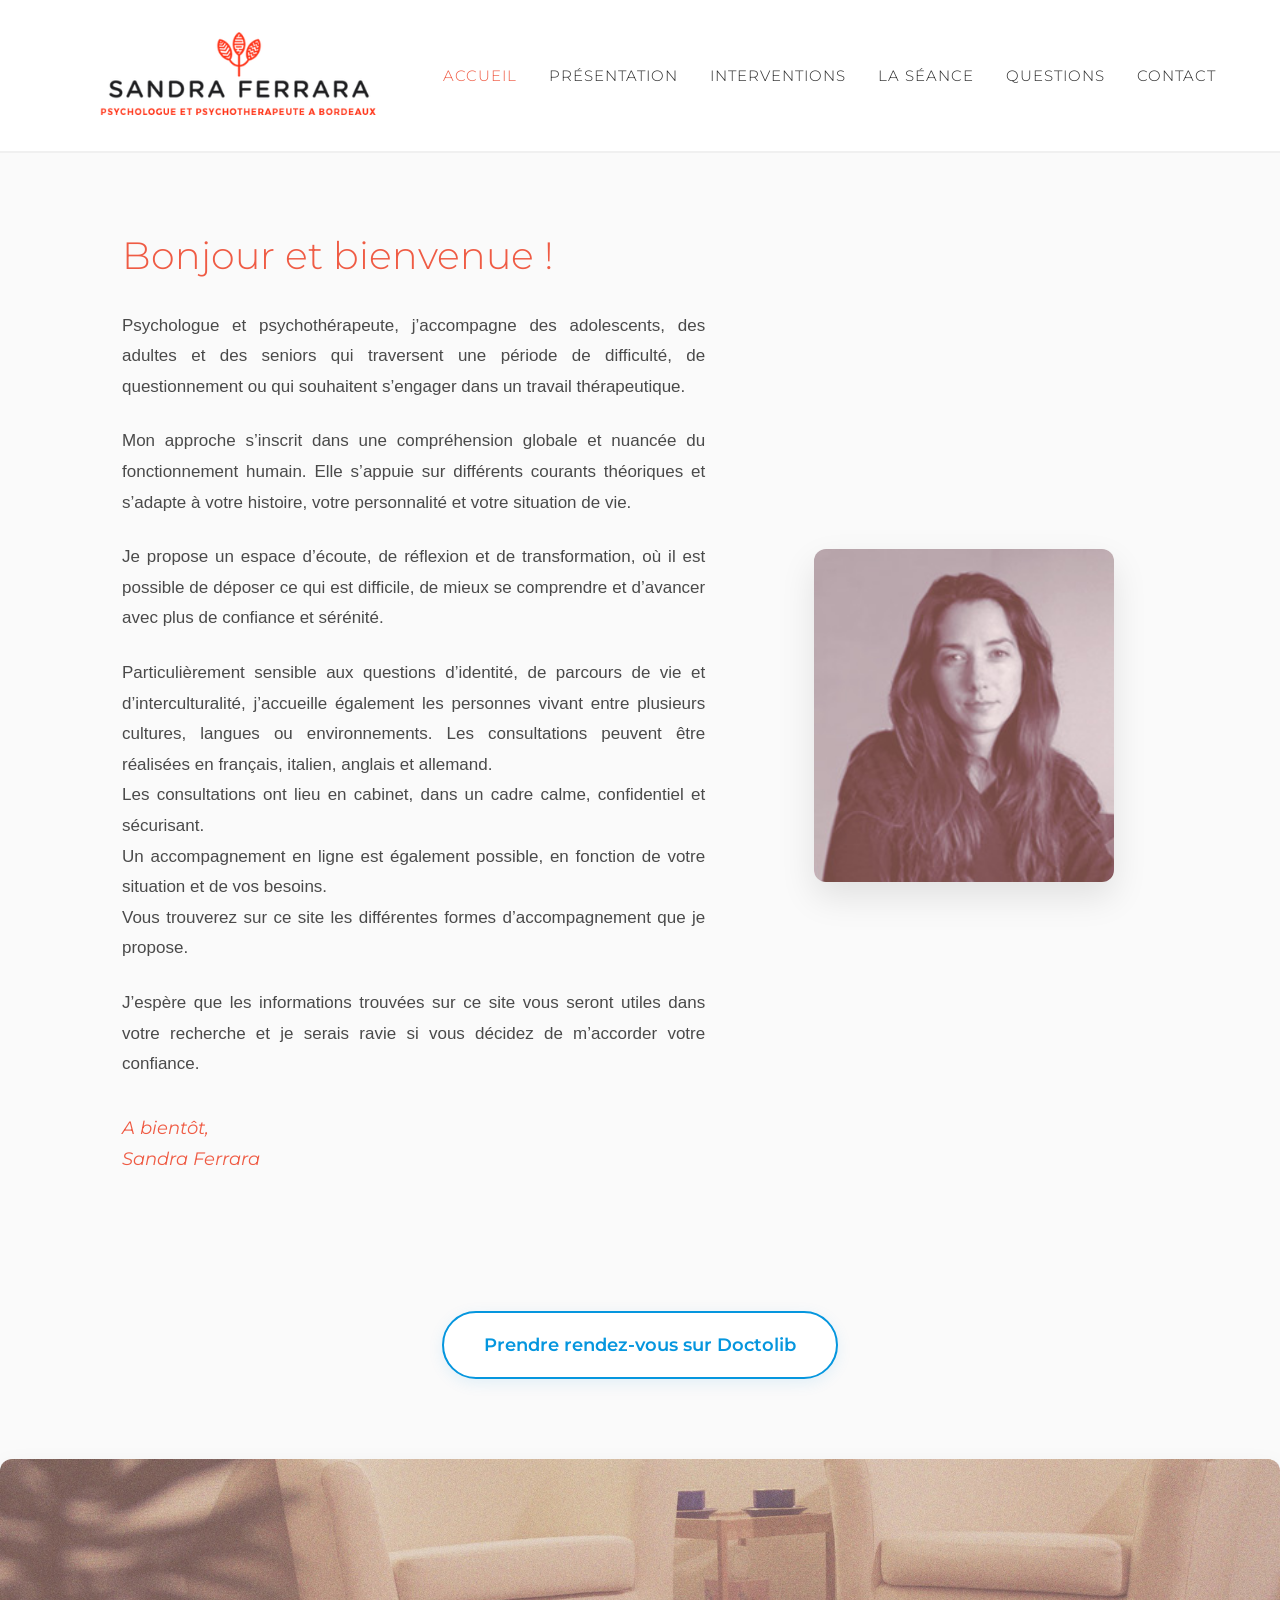
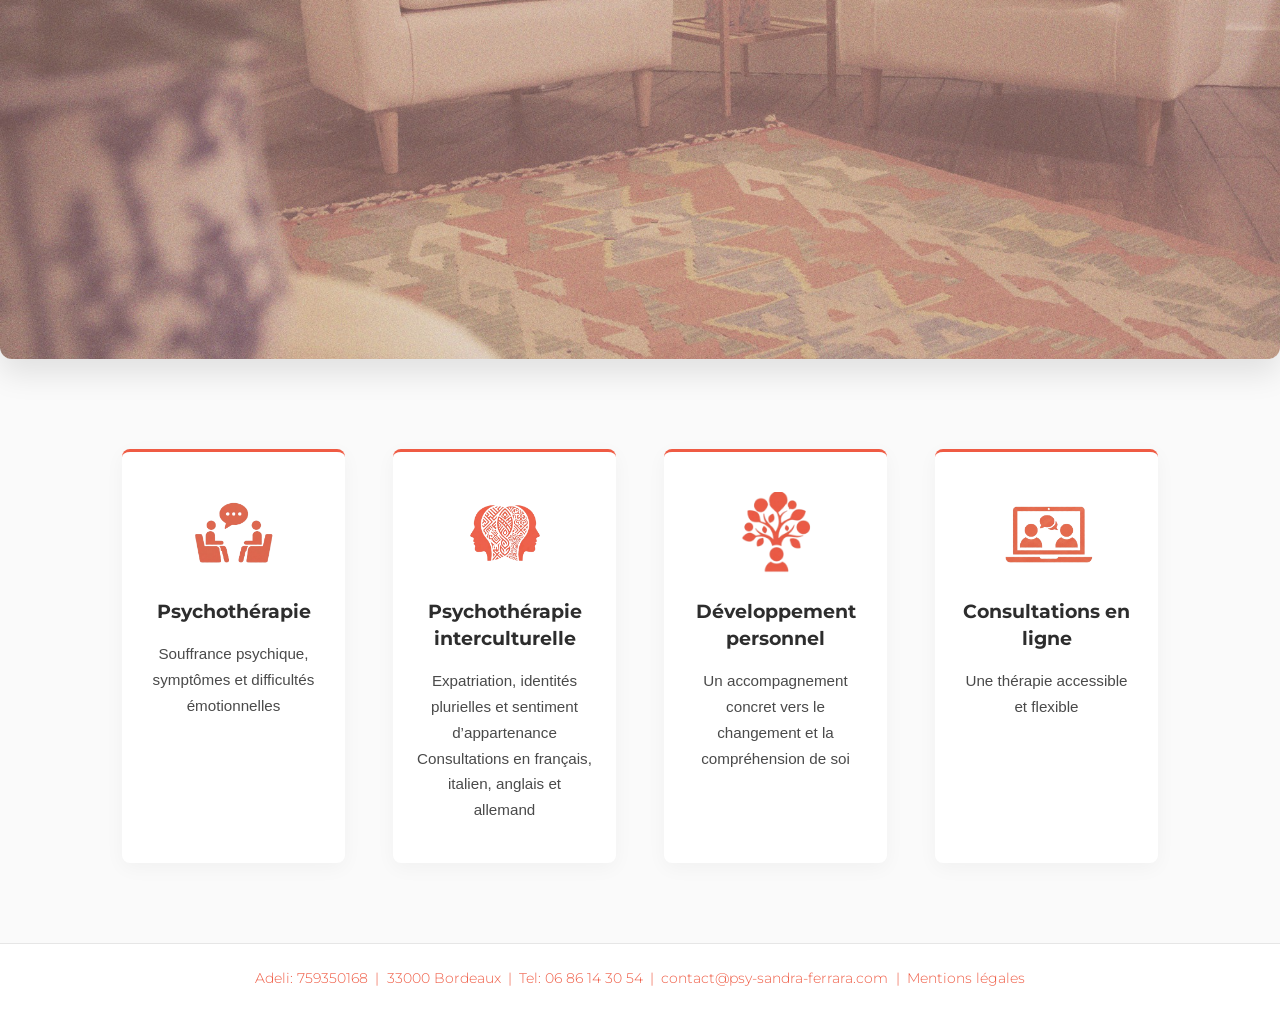
<file: index.html>
<!doctype html>
<html lang="fr">
<head>
    <meta charset="utf-8">
    <meta name="viewport" content="width=device-width, initial-scale=1.0">
    <title>Accueil - Psychologue et psychothérapeute à Bordeaux - Sandra Ferrara</title>
    <meta name="description" content="Sandra Ferrara, psychologue et psychothérapeute à Bordeaux (Chartrons). Accompagnement bienveillant pour adolescents, adultes et seniors. Prenez rendez-vous sur Doctolib.">
    <link rel="stylesheet" href="css/style.css">
</head>
<body>

    <header class="site-header">
        <h1 class="logo">
            <a href="index.html">
                <img src="img/sandra_logo.png" alt="Sandra Ferrara - Psychologue et psychothérapeute à Bordeaux">
            </a>
        </h1>
        
        <nav class="main-nav">
            <ul>
                <li><a href="index.html" class="active">Accueil</a></li>
                <li><a href="presentation.html">Présentation</a></li>
                <li><a href="interventions.html">Interventions</a></li>
                <li><a href="la-seance.html">La Séance</a></li>
                <li><a href="questions.html">Questions</a></li>
                <li><a href="contact.html">Contact</a></li>
            </ul>
        </nav>
    </header>

    <main>
        <section class="hero-section">
            <div class="hero-text">
                <h2 class="hero-title">Bonjour et bienvenue !</h2>
                
                <div class="content-text">
                    <p>Psychologue et psychothérapeute, j’accompagne des adolescents, des adultes et des seniors qui traversent une période de difficulté, de questionnement ou qui souhaitent s’engager dans un travail thérapeutique.</p>
                    <p>Mon approche s’inscrit dans une compréhension globale et nuancée du fonctionnement humain. Elle s’appuie sur différents courants théoriques et s’adapte à votre histoire, votre personnalité et votre situation de vie.</p>
                    <p>Je propose un espace d’écoute, de réflexion et de transformation, où il est possible de déposer ce qui est difficile, de mieux se comprendre et d’avancer avec plus de confiance et sérénité.</p>
                    <p class="compact-text">Particulièrement sensible aux questions d’identité, de parcours de vie et d’interculturalité, j’accueille également les personnes vivant entre plusieurs cultures, langues ou environnements. Les consultations peuvent être réalisées en français, italien, anglais et allemand.</p>
                    <p class="compact-text">Les consultations ont lieu en cabinet, dans un cadre calme, confidentiel et sécurisant.</p>
                    <p class="compact-text">Un accompagnement en ligne est également possible, en fonction de votre situation et de vos besoins.</p>
                    <p>Vous trouverez sur ce site les différentes formes d’accompagnement que je propose.</p>
                    <p>J’espère que les informations trouvées sur ce site vous seront utiles dans votre recherche et je serais ravie si vous décidez de m’accorder votre confiance.</p>
                    <p class="signature">A bientôt,<br>Sandra Ferrara</p>
                </div>
            </div>
            
            <div class="hero-image">
                <img src="img/sandra.jpg" alt="Portrait de Sandra Ferrara, psychologue à Bordeaux">
            </div>

            <div class="hero-actions">
                <a href="https://www.doctolib.fr/psychologue/bordeaux/sandra-ferrara/booking/motives?specialityId=14&amp;telehealth=false&amp;placeId=practice-100801&amp;profile_skipped=true&amp;source=external_referral" target="_blank" class="btn-doctolib">
                    Prendre rendez-vous sur Doctolib
                </a>
            </div>
        </section>

        <div class="image-break">
            <img src="img/IMG_0984.jpg" alt="Fauteuils du cabinet de psychologie de Sandra Ferrara">
        </div>

        <section class="services-section">
            <article class="service-card">
                <a href="interventions.html#s1">
                    <img src="img/1_Psychothérapie.png" alt="Icône Psychothérapie" class="service-icon">
                    <h4>Psychothérapie</h4>
                    <p>Souffrance psychique, symptômes et difficultés émotionnelles</p>
                </a>
            </article>
            
            <article class="service-card">
                <a href="interventions.html#s2">
                    <img src="img/2_Interculturelle.png" alt="Icône Psychothérapie interculturelle" class="service-icon">
                    <h4>Psychothérapie interculturelle</h4>
                    <p>Expatriation, identités plurielles et sentiment d’appartenance<br>Consultations en français, italien, anglais et allemand</p>
                </a>
            </article>
            
            <article class="service-card">
                <a href="interventions.html#s3">
                    <img src="img/3_Accompagnement.png" alt="Icône Accompagnement et développement personnel" class="service-icon">
                    <h4>Développement personnel</h4>
                    <p>Un accompagnement concret vers le changement et la compréhension de soi</p>
                </a>
            </article>

            <article class="service-card">
                <a href="interventions.html#s4">
                    <img src="img/4_EnLigne.png" alt="Icône Consultations en ligne" class="service-icon">
                    <h4>Consultations en ligne</h4>
                    <p>Une thérapie accessible et flexible</p>
                </a>
            </article>
        </section>
    </main>

    <footer class="site-footer">
        <p class="footer-line">
            <span class="footer-item">Adeli: 759350168</span>
            <span class="footer-separator">|</span>
            <span class="footer-item">33000 Bordeaux</span>
            <span class="footer-separator">|</span>
            <span class="footer-item">Tel: 06 86 14 30 54</span>
            <span class="footer-separator">|</span>
            <a href="mailto:contact@psy-sandra-ferrara.com" class="footer-item">contact@psy-sandra-ferrara.com</a>
            <span class="footer-separator">|</span>
            <a href="mentions-legales.html" class="footer-item">Mentions légales</a>
        </p>
    </footer>

</body>
</html>
</file>
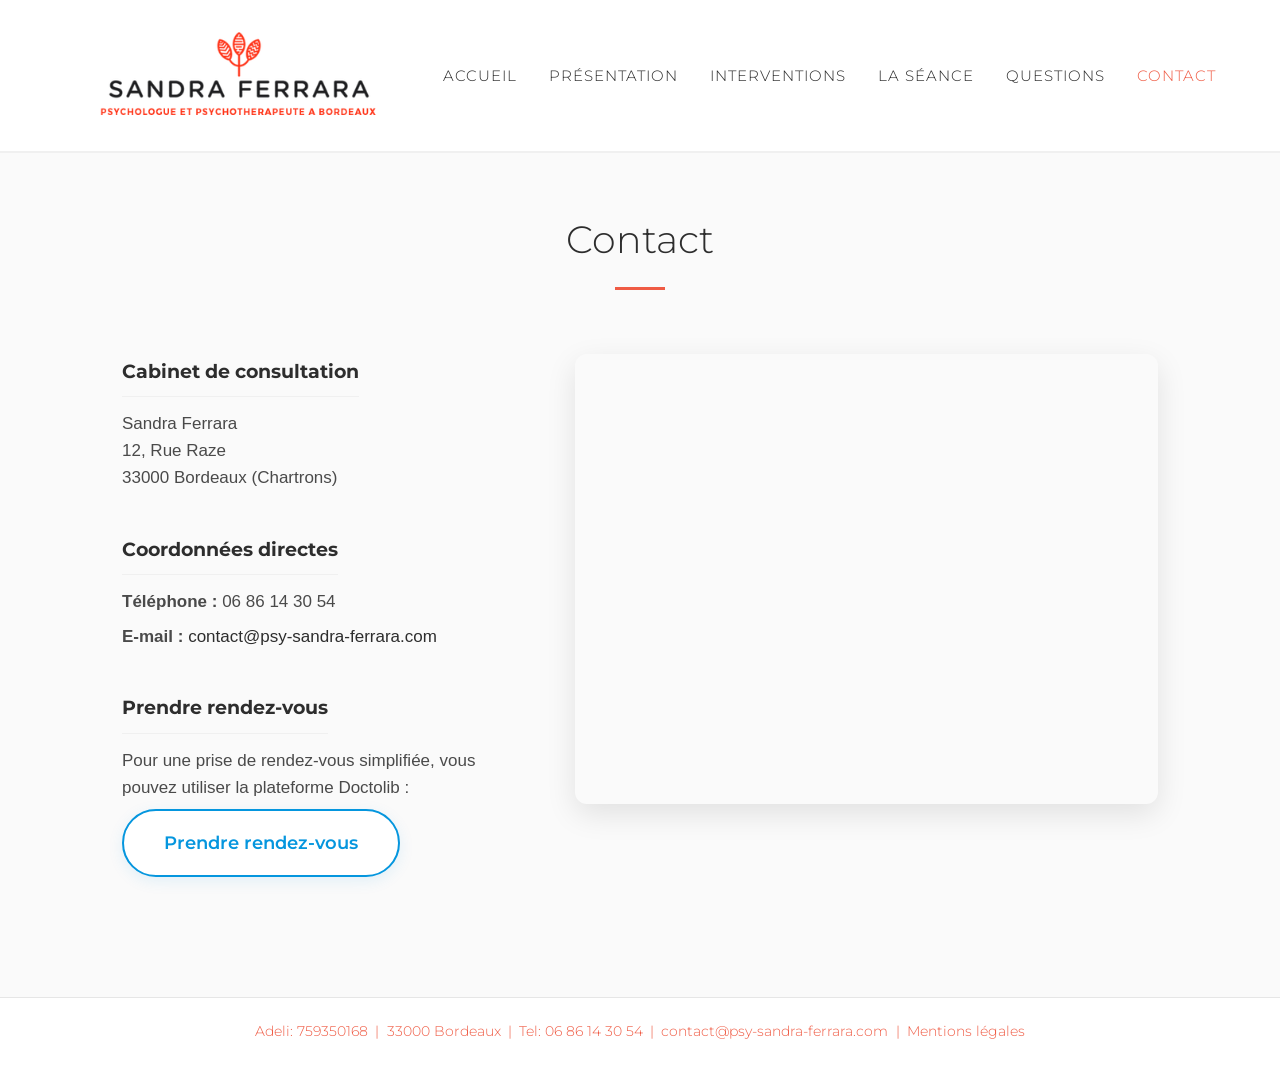
<file: contact.html>
<!doctype html>
<html lang="fr">
<head>
    <meta charset="utf-8">
    <meta name="viewport" content="width=device-width, initial-scale=1.0">
    
    <title>Contact - Psychologue et psychothérapeute à Bordeaux - Sandra Ferrara</title>
    <meta name="description" content="Contactez Sandra Ferrara, psychologue à Bordeaux (Chartrons). Adresse, téléphone, email et prise de rendez-vous en ligne via Doctolib.">
    
    <link rel="stylesheet" href="css/style.css">
</head>
<body>

    <header class="site-header">
        <h1 class="logo">
            <a href="index.html">
                <img src="img/sandra_logo.png" alt="Sandra Ferrara - Psychologue et psychothérapeute à Bordeaux">
            </a>
        </h1>
        
        <nav class="main-nav">
            <ul>
                <li><a href="index.html">Accueil</a></li>
                <li><a href="presentation.html">Présentation</a></li>
                <li><a href="interventions.html">Interventions</a></li>
                <li><a href="la-seance.html">La Séance</a></li>
                <li><a href="questions.html">Questions</a></li>
                <li><a href="contact.html" class="active">Contact</a></li>
            </ul>
        </nav>
    </header>

    <main class="page-content">
        <div class="page-header">
            <h2>Contact</h2>
            <div class="title-separator"></div>
        </div>

        <section class="contact-container">
            <div class="contact-info">
                <div class="info-item">
                    <h4>Cabinet de consultation</h4>
                    <p>Sandra Ferrara<br>12, Rue Raze<br>33000 Bordeaux (Chartrons)</p>
                </div>

                <div class="info-item">
                    <h4>Coordonnées directes</h4>
                    <p><strong>Téléphone :</strong> 06 86 14 30 54</p>
                    <p><strong>E-mail :</strong> <a href="mailto:contact@psy-sandra-ferrara.com">contact@psy-sandra-ferrara.com</a></p>
                </div>

                <div class="info-item">
                    <h4>Prendre rendez-vous</h4>
                    <p>Pour une prise de rendez-vous simplifiée, vous pouvez utiliser la plateforme Doctolib :</p>
                    <a href="https://www.doctolib.fr/psychologue/bordeaux/sandra-ferrara" target="_blank" class="btn-doctolib">
                        Prendre rendez-vous
                    </a>
                </div>
            </div>

            <div class="contact-map">
                <iframe src="https://www.google.com/maps/embed?pb=!1m18!1m12!1m3!1d2828.530397579124!2d-0.5739666!3d44.851522!2m3!1f0!2f0!3f0!3m2!1i1024!2i768!4f13.1!3m3!1m2!1s0xd5527df415668e1%3A0xe67759e0018d4514!2zMTIgUnVlIFJhemUsIDMzMDAwIEJvcmRlYXV4!5e0!3m2!1sfr!2sfr!4v1714574823456!5m2!1sfr!2sfr" width="100%" height="450" style="border:0;" allowfullscreen="" loading="lazy" referrerpolicy="no-referrer-when-downgrade"></iframe>
            </div>
        </section>
    </main>

    <footer class="site-footer">
        <p class="footer-line">
            <span class="footer-item">Adeli: 759350168</span>
            <span class="footer-separator">|</span>
            <span class="footer-item">33000 Bordeaux</span>
            <span class="footer-separator">|</span>
            <span class="footer-item">Tel: 06 86 14 30 54</span>
            <span class="footer-separator">|</span>
            <a href="mailto:contact@psy-sandra-ferrara.com" class="footer-item">contact@psy-sandra-ferrara.com</a>
            <span class="footer-separator">|</span>
            <a href="mentions-legales.html" class="footer-item">Mentions légales</a>
        </p>
    </footer>

</body>
</html>
</file>
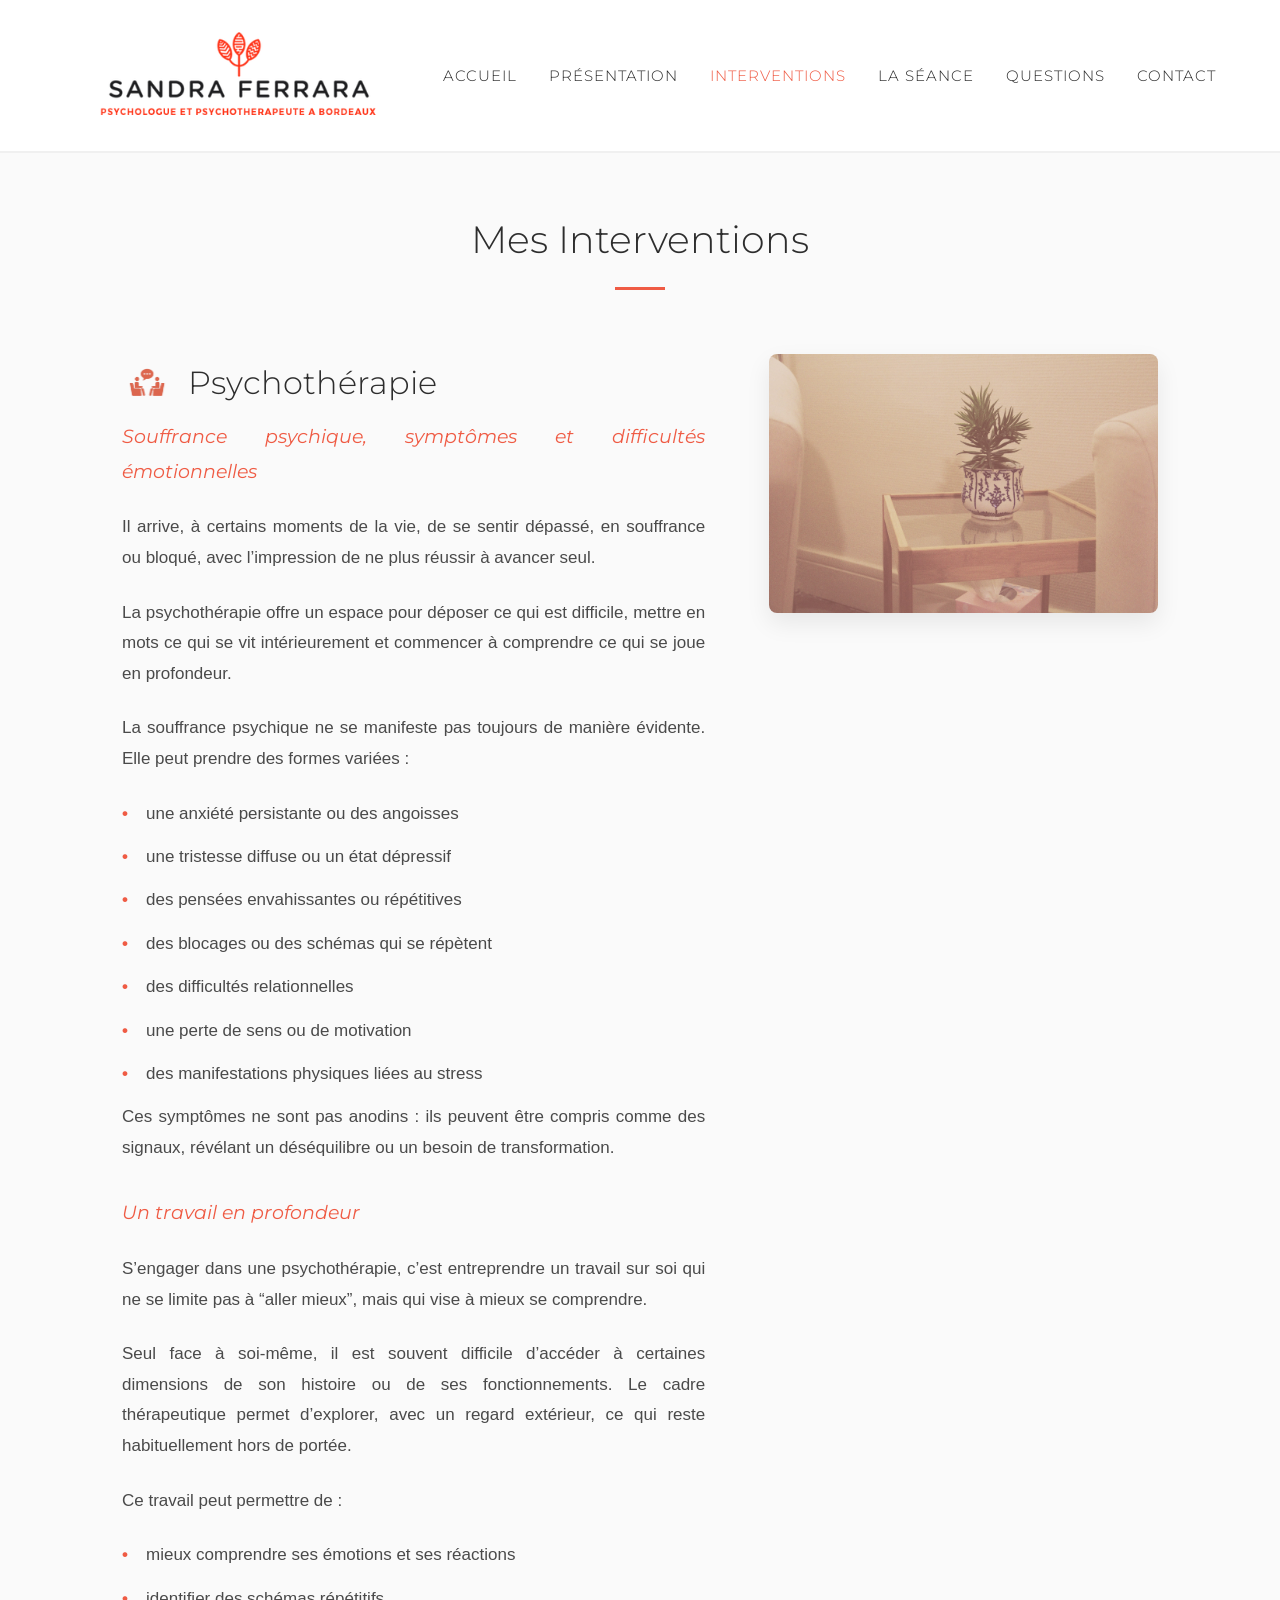
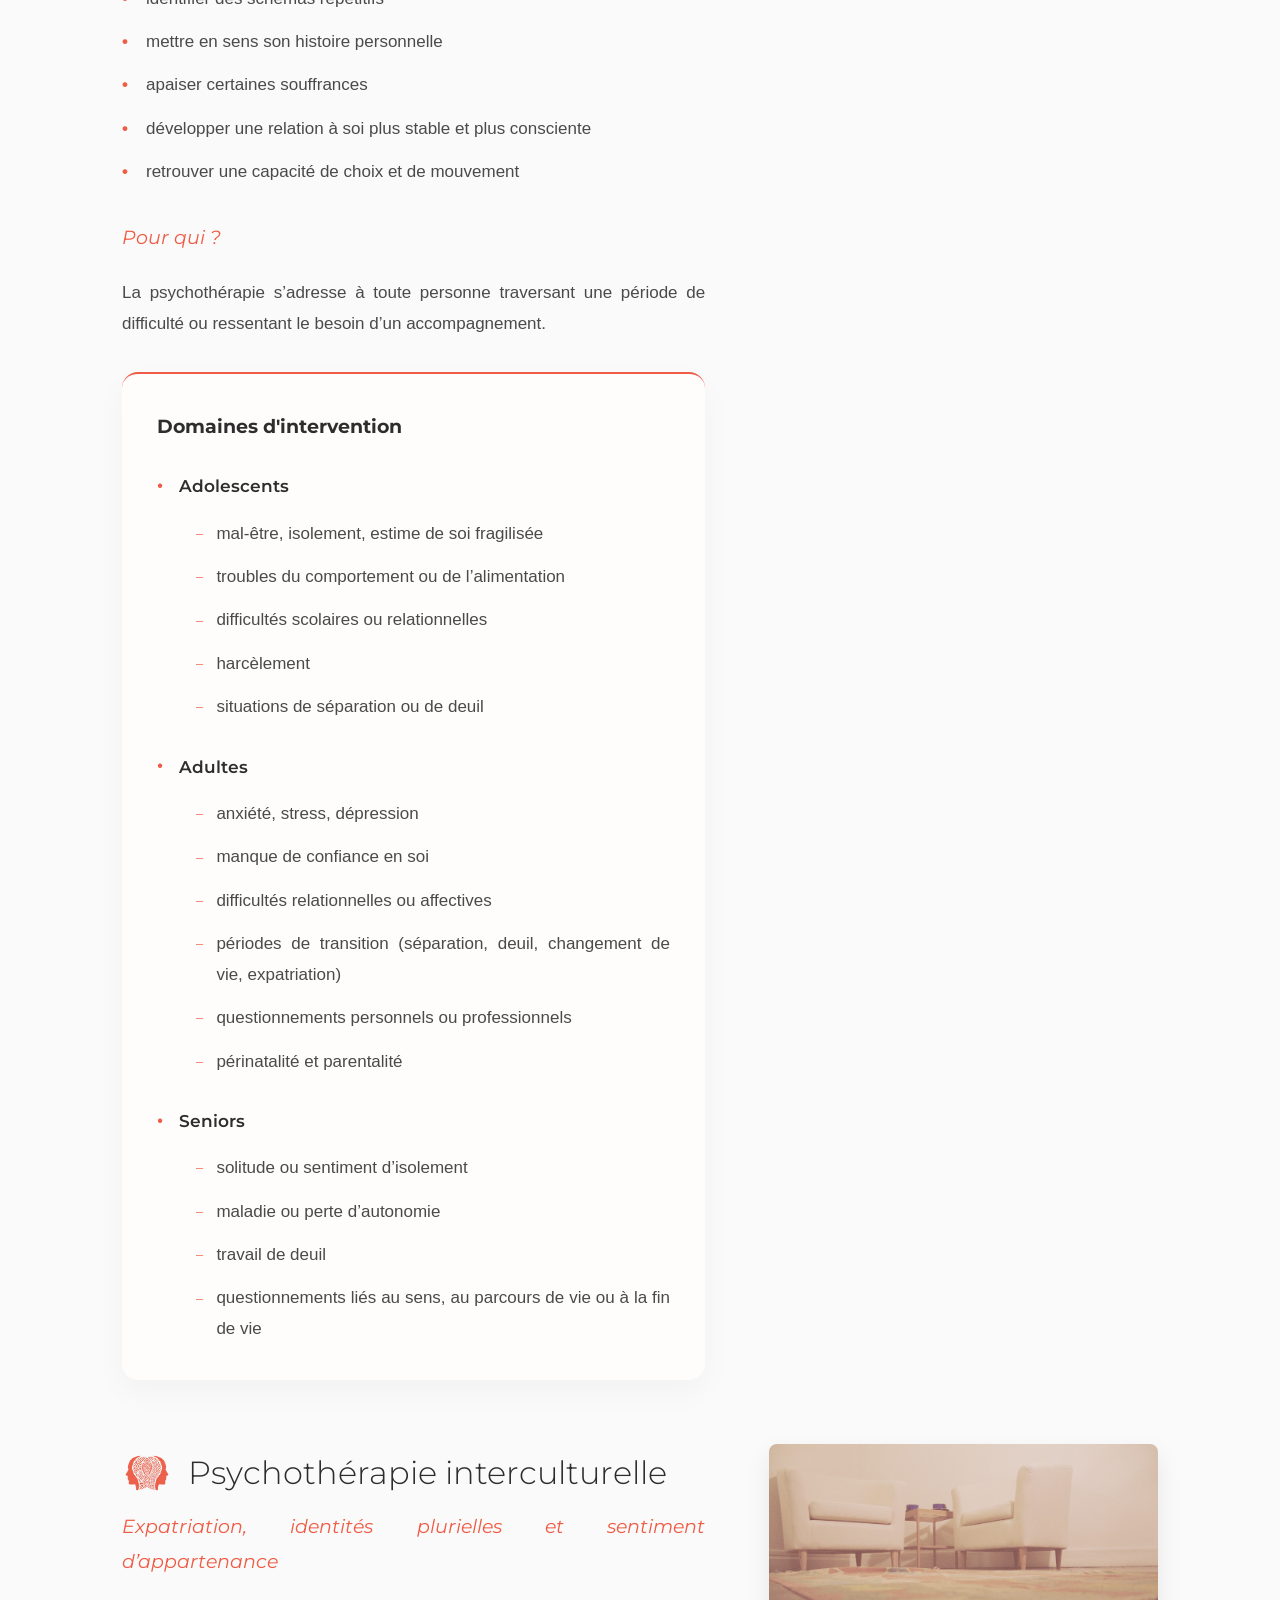
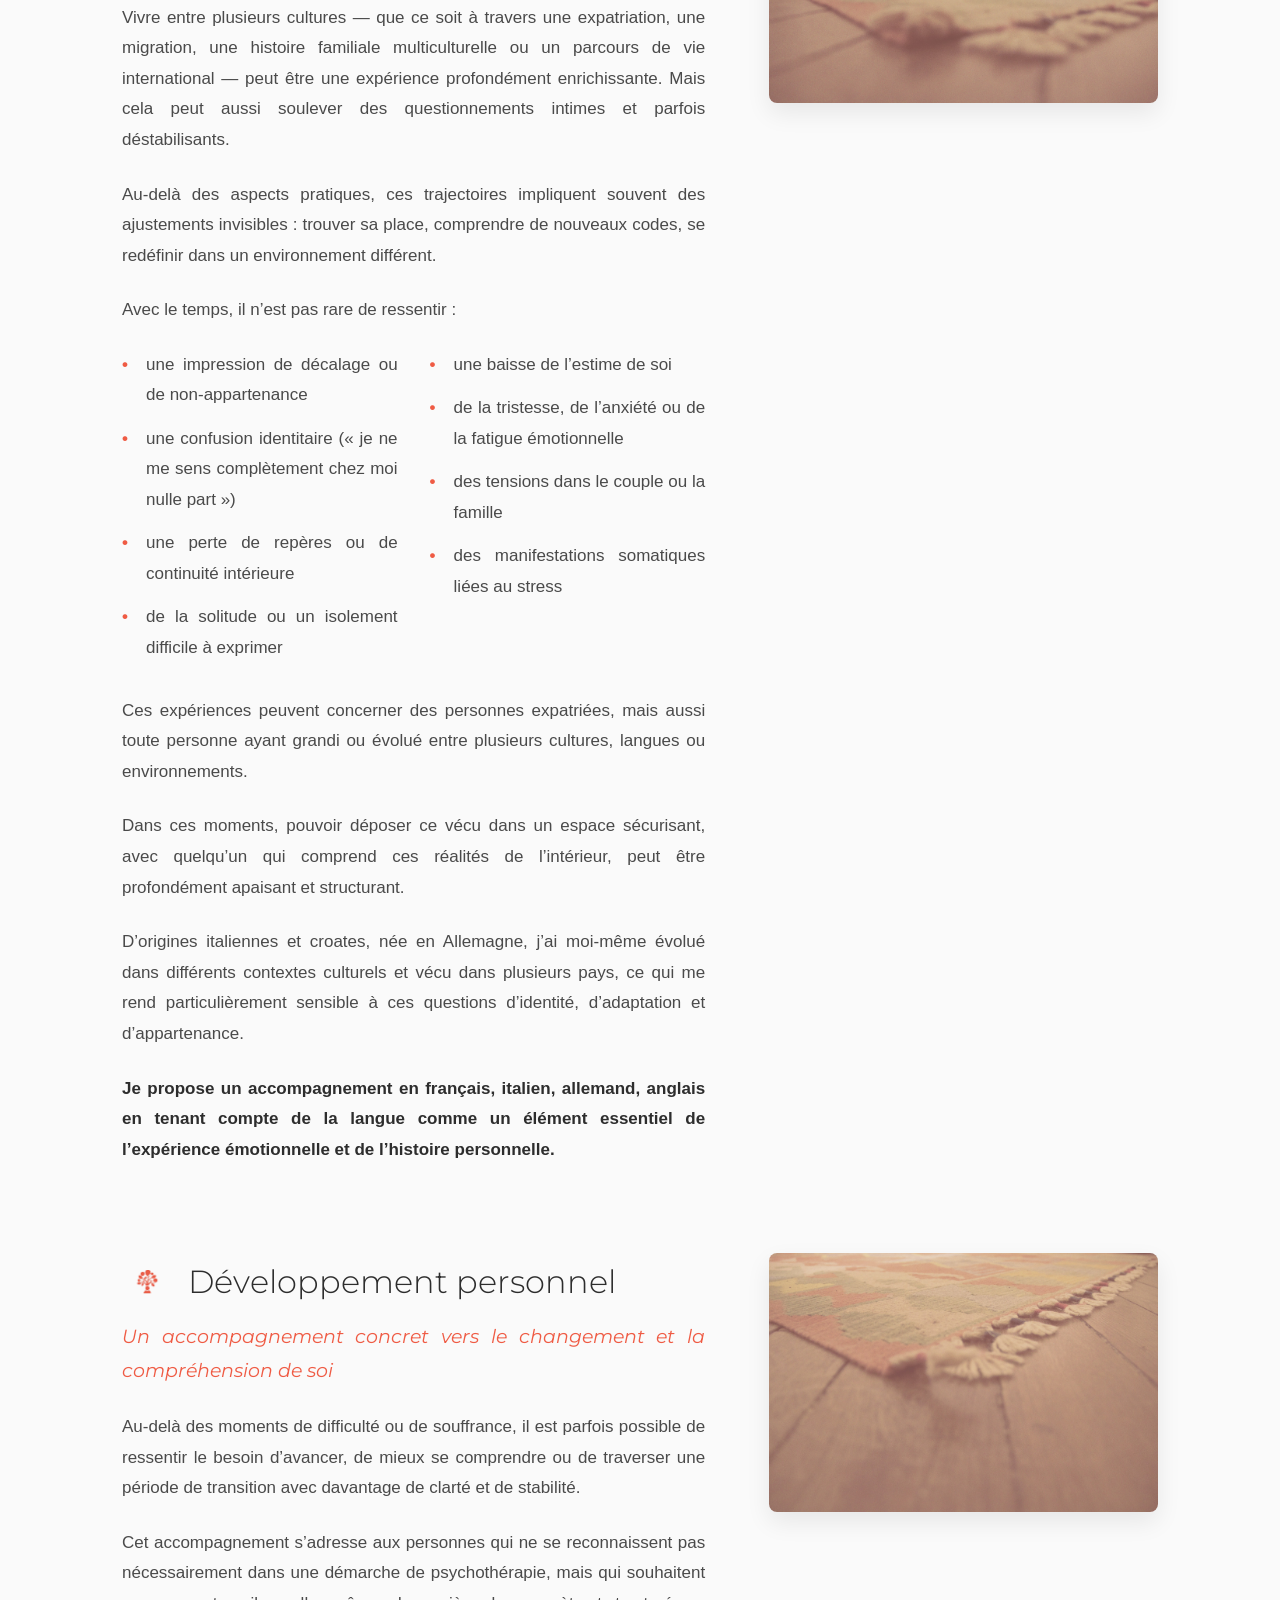
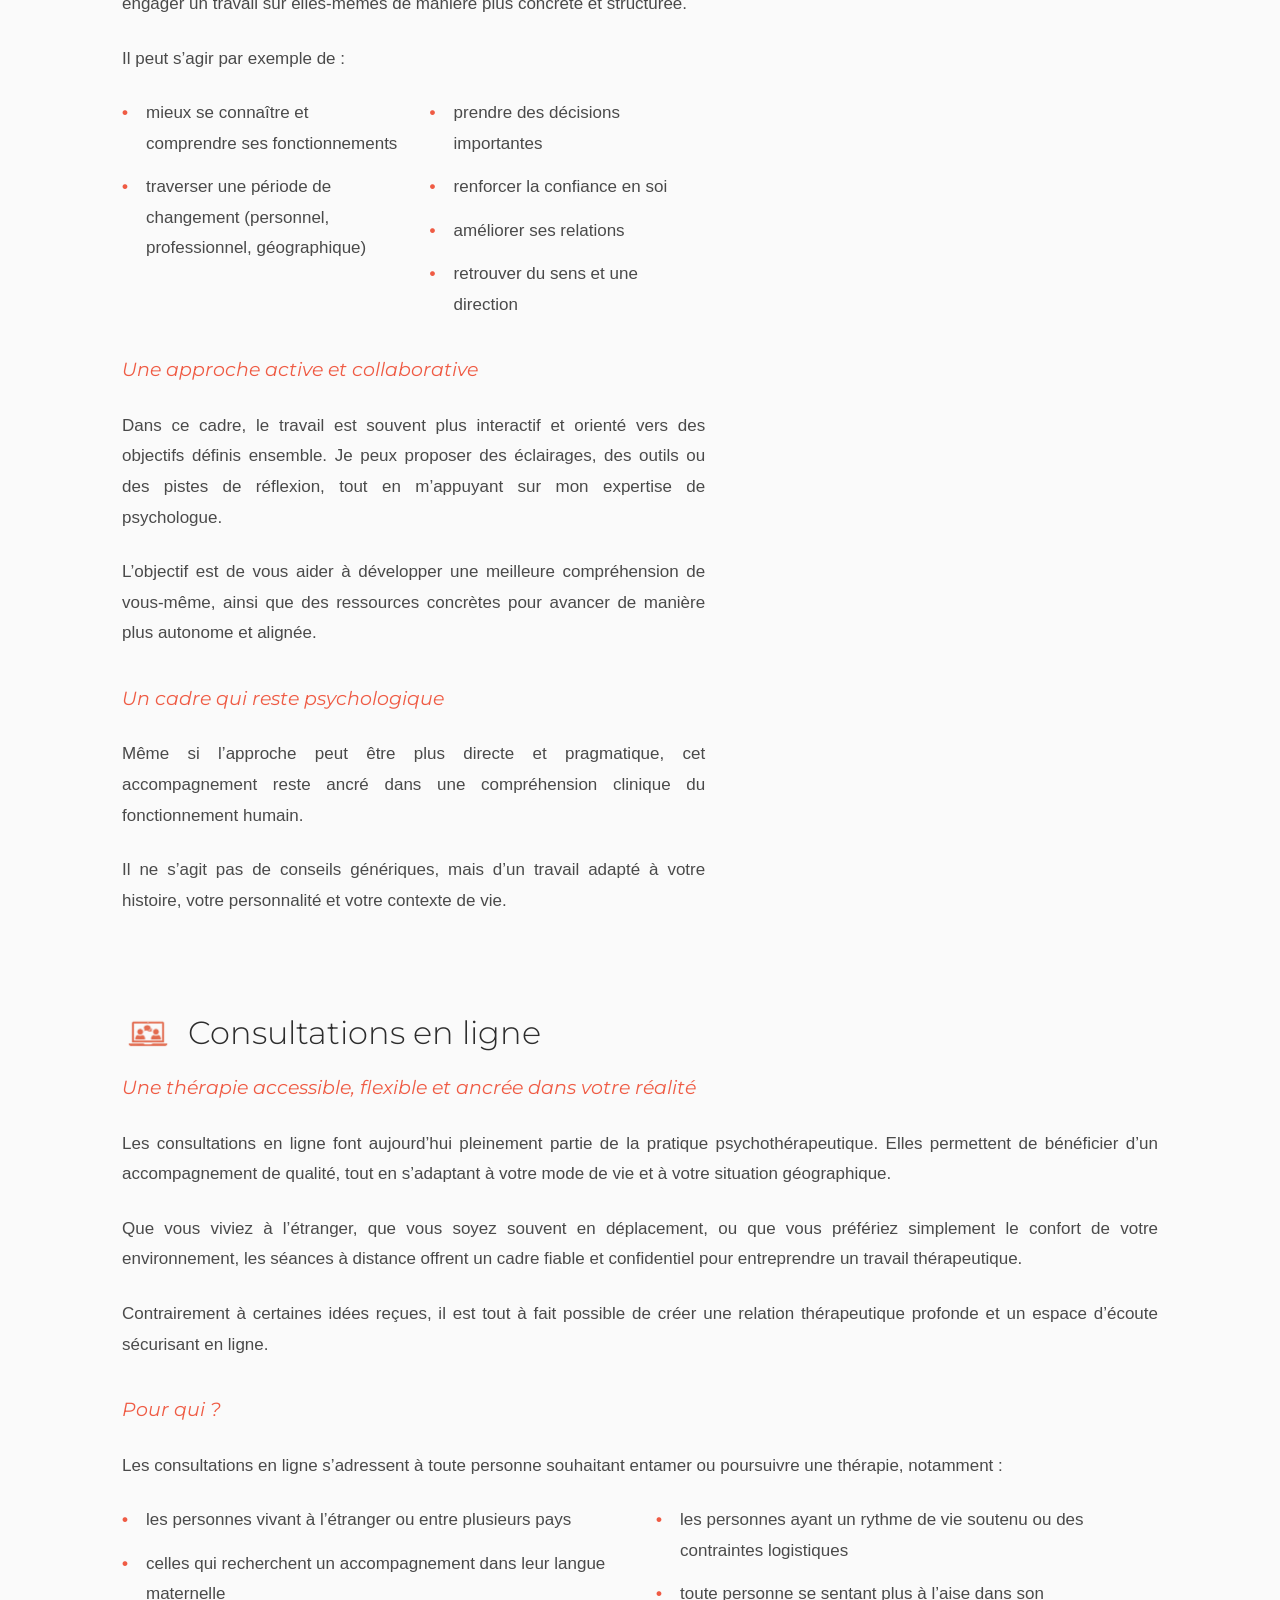
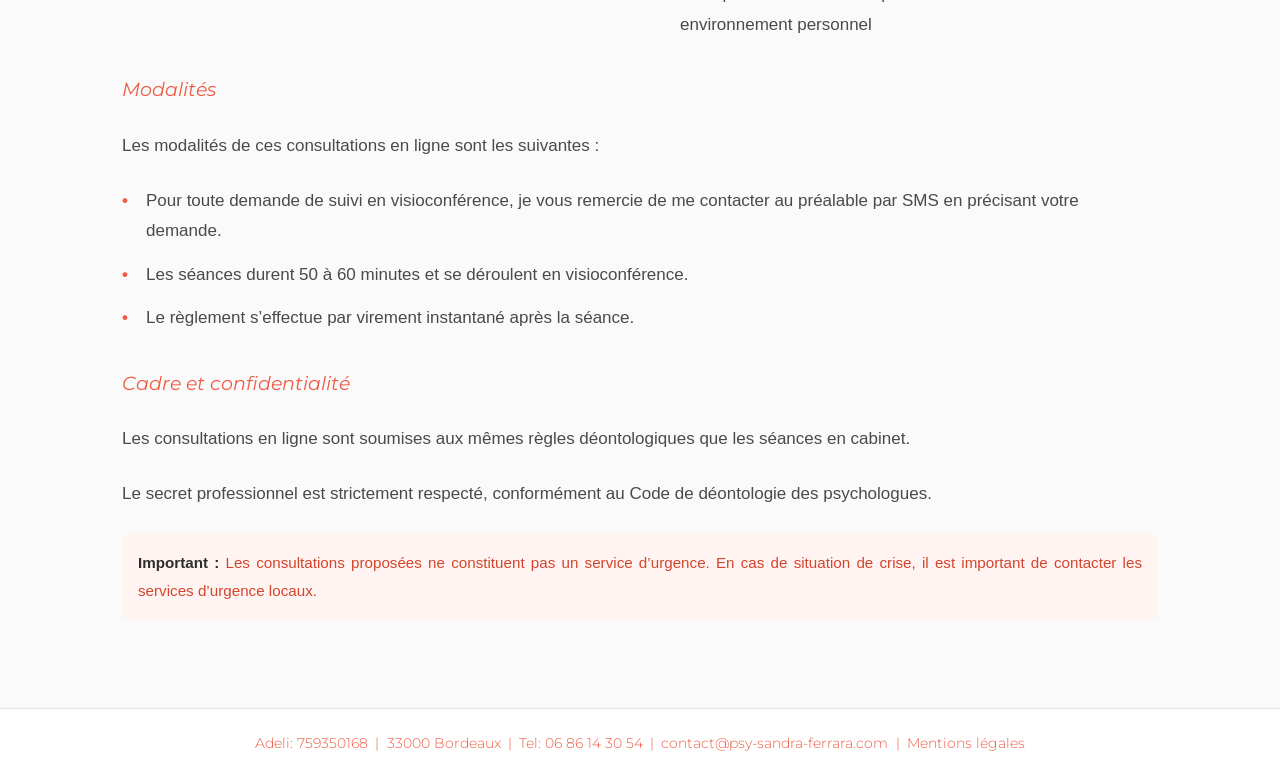
<file: interventions.html>
<!doctype html>
<html lang="fr">
<head>
    <meta charset="utf-8">
    <meta name="viewport" content="width=device-width, initial-scale=1.0">
    
    <title>Interventions - Psychologue et psychothérapeute à Bordeaux - Sandra Ferrara</title>
    <meta name="description" content="Découvrez les interventions de Sandra Ferrara : psychothérapie et suivi psychologique (adolescents, adultes, seniors), psychothérapie interculturelle et thérapie en ligne.">
    
    <link rel="stylesheet" href="css/style.css">
</head>
<body>

    <header class="site-header">
        <h1 class="logo">
            <a href="index.html">
                <img src="img/sandra_logo.png" alt="Sandra Ferrara - Psychologue et psychothérapeute à Bordeaux">
            </a>
        </h1>
        
        <nav class="main-nav">
            <ul>
                <li><a href="index.html">Accueil</a></li>
                <li><a href="presentation.html">Présentation</a></li>
                <li><a href="interventions.html" class="active">Interventions</a></li>
                <li><a href="la-seance.html">La Séance</a></li>
                <li><a href="questions.html">Questions</a></li>
                <li><a href="contact.html">Contact</a></li>
            </ul>
        </nav>
    </header>

    <main class="page-content">
        <div class="page-header">
            <h2>Mes Interventions</h2>
            <div class="title-separator"></div>
        </div>

        <section class="intervention-block" id="s1">
            <div class="text-column">
                <div class="intervention-title">
                    <img src="img/1_Psychothérapie.png" alt="Icône Psychothérapie" class="title-icon">
                    <h3>Psychothérapie</h3>
                </div>
                <p class="subtitle">Souffrance psychique, symptômes et difficultés émotionnelles</p>
                
                <p>Il arrive, à certains moments de la vie, de se sentir dépassé, en souffrance ou bloqué, avec l’impression de ne plus réussir à avancer seul.</p>
                <p>La psychothérapie offre un espace pour déposer ce qui est difficile, mettre en mots ce qui se vit intérieurement et commencer à comprendre ce qui se joue en profondeur.</p>
                <p>La souffrance psychique ne se manifeste pas toujours de manière évidente. Elle peut prendre des formes variées :</p>
                <ul class="clean-list">
                    <li>une anxiété persistante ou des angoisses</li>
                    <li>une tristesse diffuse ou un état dépressif</li>
                    <li>des pensées envahissantes ou répétitives</li>
                    <li>des blocages ou des schémas qui se répètent</li>
                    <li>des difficultés relationnelles</li>
                    <li>une perte de sens ou de motivation</li>
                    <li>des manifestations physiques liées au stress</li>
                </ul>
                <p>Ces symptômes ne sont pas anodins : ils peuvent être compris comme des signaux, révélant un déséquilibre ou un besoin de transformation.</p>

                <p class="subtitle section-subtitle">Un travail en profondeur</p>

                <p>S’engager dans une psychothérapie, c’est entreprendre un travail sur soi qui ne se limite pas à “aller mieux”, mais qui vise à mieux se comprendre.</p>
                <p>Seul face à soi-même, il est souvent difficile d’accéder à certaines dimensions de son histoire ou de ses fonctionnements. Le cadre thérapeutique permet d’explorer, avec un regard extérieur, ce qui reste habituellement hors de portée.</p>
                <p>Ce travail peut permettre de :</p>
                <ul class="clean-list">
                    <li>mieux comprendre ses émotions et ses réactions</li>
                    <li>identifier des schémas répétitifs</li>
                    <li>mettre en sens son histoire personnelle</li>
                    <li>apaiser certaines souffrances</li>
                    <li>développer une relation à soi plus stable et plus consciente</li>
                    <li>retrouver une capacité de choix et de mouvement</li>
                </ul>

                <p class="subtitle section-subtitle">Pour qui ?</p>

                <p>La psychothérapie s’adresse à toute personne traversant une période de difficulté ou ressentant le besoin d’un accompagnement.</p>
                
                <div class="domaines-intervention">
                    <h4>Domaines d'intervention</h4>
                    <ul class="domain-outline">
                        <li class="domain-outline-item">
                            <span class="domain-group-title">Adolescents</span>
                            <ul class="domain-sublist">
                                <li>mal-être, isolement, estime de soi fragilisée</li>
                                <li>troubles du comportement ou de l’alimentation</li>
                                <li>difficultés scolaires ou relationnelles</li>
                                <li>harcèlement</li>
                                <li>situations de séparation ou de deuil</li>
                            </ul>
                        </li>
                        <li class="domain-outline-item">
                            <span class="domain-group-title">Adultes</span>
                            <ul class="domain-sublist">
                                <li>anxiété, stress, dépression</li>
                                <li>manque de confiance en soi</li>
                                <li>difficultés relationnelles ou affectives</li>
                                <li>périodes de transition (séparation, deuil, changement de vie, expatriation)</li>
                                <li>questionnements personnels ou professionnels</li>
                                <li>périnatalité et parentalité</li>
                            </ul>
                        </li>
                        <li class="domain-outline-item">
                            <span class="domain-group-title">Seniors</span>
                            <ul class="domain-sublist">
                                <li>solitude ou sentiment d’isolement</li>
                                <li>maladie ou perte d’autonomie</li>
                                <li>travail de deuil</li>
                                <li>questionnements liés au sens, au parcours de vie ou à la fin de vie</li>
                            </ul>
                        </li>
                    </ul>
                </div>
            </div>
            <div class="image-column sticky-image">
                <img src="img/IMG_0911.jpg" alt="Ambiance douce du cabinet" class="ambiance-pic">
            </div>
        </section>

        <section class="intervention-block reverse-layout" id="s2">
            <div class="image-column sticky-image">
                <img src="img/IMG_0965.jpg" alt="Fauteuils du cabinet" class="ambiance-pic">
            </div>
            <div class="text-column">
                <div class="intervention-title">
                    <img src="img/2_Interculturelle.png" alt="Icône Interculturelle" class="title-icon">
                    <h3>Psychothérapie interculturelle</h3>
                </div>
                <p class="subtitle">Expatriation, identités plurielles et sentiment d’appartenance</p>

                <p>Vivre entre plusieurs cultures — que ce soit à travers une expatriation, une migration, une histoire familiale multiculturelle ou un parcours de vie international — peut être une expérience profondément enrichissante. Mais cela peut aussi soulever des questionnements intimes et parfois déstabilisants.</p>
                <p>Au-delà des aspects pratiques, ces trajectoires impliquent souvent des ajustements invisibles : trouver sa place, comprendre de nouveaux codes, se redéfinir dans un environnement différent.</p>
                <p>Avec le temps, il n’est pas rare de ressentir :</p>
                <ul class="clean-list columns-2">
                    <li>une impression de décalage ou de non-appartenance</li>
                    <li>une confusion identitaire (« je ne me sens complètement chez moi nulle part »)</li>
                    <li>une perte de repères ou de continuité intérieure</li>
                    <li>de la solitude ou un isolement difficile à exprimer</li>
                    <li>une baisse de l’estime de soi</li>
                    <li>de la tristesse, de l’anxiété ou de la fatigue émotionnelle</li>
                    <li>des tensions dans le couple ou la famille</li>
                    <li>des manifestations somatiques liées au stress</li>
                </ul>
                <p class="spaced-paragraph">Ces expériences peuvent concerner des personnes expatriées, mais aussi toute personne ayant grandi ou évolué entre plusieurs cultures, langues ou environnements.</p>
                <p>Dans ces moments, pouvoir déposer ce vécu dans un espace sécurisant, avec quelqu’un qui comprend ces réalités de l’intérieur, peut être profondément apaisant et structurant.</p>
                <p>D’origines italiennes et croates, née en Allemagne, j’ai moi-même évolué dans différents contextes culturels et vécu dans plusieurs pays, ce qui me rend particulièrement sensible à ces questions d’identité, d’adaptation et d’appartenance.</p>
                <p><strong>Je propose un accompagnement en français, italien, allemand, anglais en tenant compte de la langue comme un élément essentiel de l’expérience émotionnelle et de l’histoire personnelle.</strong></p>
            </div>
        </section>

        <section class="intervention-block" id="s3">
            <div class="text-column">
                <div class="intervention-title">
                    <img src="img/3_Accompagnement.png" alt="Icône Accompagnement et développement personnel" class="title-icon">
                    <h3>Développement personnel</h3>
                </div>
                <p class="subtitle">Un accompagnement concret vers le changement et la compréhension de soi</p>

                <p>Au-delà des moments de difficulté ou de souffrance, il est parfois possible de ressentir le besoin d’avancer, de mieux se comprendre ou de traverser une période de transition avec davantage de clarté et de stabilité.</p>
                <p>Cet accompagnement s’adresse aux personnes qui ne se reconnaissent pas nécessairement dans une démarche de psychothérapie, mais qui souhaitent engager un travail sur elles-mêmes de manière plus concrète et structurée.</p>
                <p>Il peut s’agir par exemple de :</p>
                <ul class="clean-list columns-2 left-aligned-list">
                    <li>mieux se connaître et comprendre ses fonctionnements</li>
                    <li>traverser une période de changement (personnel, professionnel, géographique)</li>
                    <li>prendre des décisions importantes</li>
                    <li>renforcer la confiance en soi</li>
                    <li>améliorer ses relations</li>
                    <li>retrouver du sens et une direction</li>
                </ul>

                <p class="subtitle section-subtitle">Une approche active et collaborative</p>

                <p>Dans ce cadre, le travail est souvent plus interactif et orienté vers des objectifs définis ensemble. Je peux proposer des éclairages, des outils ou des pistes de réflexion, tout en m’appuyant sur mon expertise de psychologue.</p>
                <p>L’objectif est de vous aider à développer une meilleure compréhension de vous-même, ainsi que des ressources concrètes pour avancer de manière plus autonome et alignée.</p>

                <p class="subtitle section-subtitle">Un cadre qui reste psychologique</p>

                <p>Même si l’approche peut être plus directe et pragmatique, cet accompagnement reste ancré dans une compréhension clinique du fonctionnement humain.</p>
                <p>Il ne s’agit pas de conseils génériques, mais d’un travail adapté à votre histoire, votre personnalité et votre contexte de vie.</p>
            </div>
            <div class="image-column sticky-image">
                <img src="img/IMG_0966.jpg" alt="Cabinet de Sandra Ferrara" class="ambiance-pic">
            </div>
        </section>

        <section class="intervention-block" id="s4">
            <div class="text-column" style="flex: 100%;">
                <div class="intervention-title">
                    <img src="img/4_EnLigne.png" alt="Icône Consultations en ligne" class="title-icon">
                    <h3>Consultations en ligne</h3>
                </div>
                <p class="subtitle">Une thérapie accessible, flexible et ancrée dans votre réalité</p>

                <p>Les consultations en ligne font aujourd’hui pleinement partie de la pratique psychothérapeutique. Elles permettent de bénéficier d’un accompagnement de qualité, tout en s’adaptant à votre mode de vie et à votre situation géographique.</p>
                <p>Que vous viviez à l’étranger, que vous soyez souvent en déplacement, ou que vous préfériez simplement le confort de votre environnement, les séances à distance offrent un cadre fiable et confidentiel pour entreprendre un travail thérapeutique.</p>
                <p>Contrairement à certaines idées reçues, il est tout à fait possible de créer une relation thérapeutique profonde et un espace d’écoute sécurisant en ligne.</p>

                <p class="subtitle section-subtitle">Pour qui ?</p>

                <p>Les consultations en ligne s’adressent à toute personne souhaitant entamer ou poursuivre une thérapie, notamment :</p>
                <ul class="clean-list columns-2 left-aligned-list">
                    <li>les personnes vivant à l’étranger ou entre plusieurs pays</li>
                    <li>celles qui recherchent un accompagnement dans leur langue maternelle</li>
                    <li>les personnes ayant un rythme de vie soutenu ou des contraintes logistiques</li>
                    <li>toute personne se sentant plus à l’aise dans son environnement personnel</li>
                </ul>

                <p class="subtitle section-subtitle">Modalités</p>

                <p>Les modalités de ces consultations en ligne sont les suivantes :</p>
                <ul class="clean-list left-aligned-list">
                    <li>Pour toute demande de suivi en visioconférence, je vous remercie de me contacter au préalable par SMS en précisant votre demande.</li>
                    <li>Les séances durent 50 à 60 minutes et se déroulent en visioconférence.</li>
                    <li>Le règlement s’effectue par virement instantané après la séance.</li>
                </ul>

                <p class="subtitle section-subtitle">Cadre et confidentialité</p>

                <p>Les consultations en ligne sont soumises aux mêmes règles déontologiques que les séances en cabinet.</p>
                <p>Le secret professionnel est strictement respecté, conformément au Code de déontologie des psychologues.</p>

                <p class="warning-text"><strong>Important :</strong> Les consultations proposées ne constituent pas un service d’urgence. En cas de situation de crise, il est important de contacter les services d’urgence locaux.</p>
            </div>
        </section>
    </main>

    <footer class="site-footer">
        <p class="footer-line">
            <span class="footer-item">Adeli: 759350168</span>
            <span class="footer-separator">|</span>
            <span class="footer-item">33000 Bordeaux</span>
            <span class="footer-separator">|</span>
            <span class="footer-item">Tel: 06 86 14 30 54</span>
            <span class="footer-separator">|</span>
            <a href="mailto:contact@psy-sandra-ferrara.com" class="footer-item">contact@psy-sandra-ferrara.com</a>
            <span class="footer-separator">|</span>
            <a href="mentions-legales.html" class="footer-item">Mentions légales</a>
        </p>
    </footer>

</body>
</html>
</file>
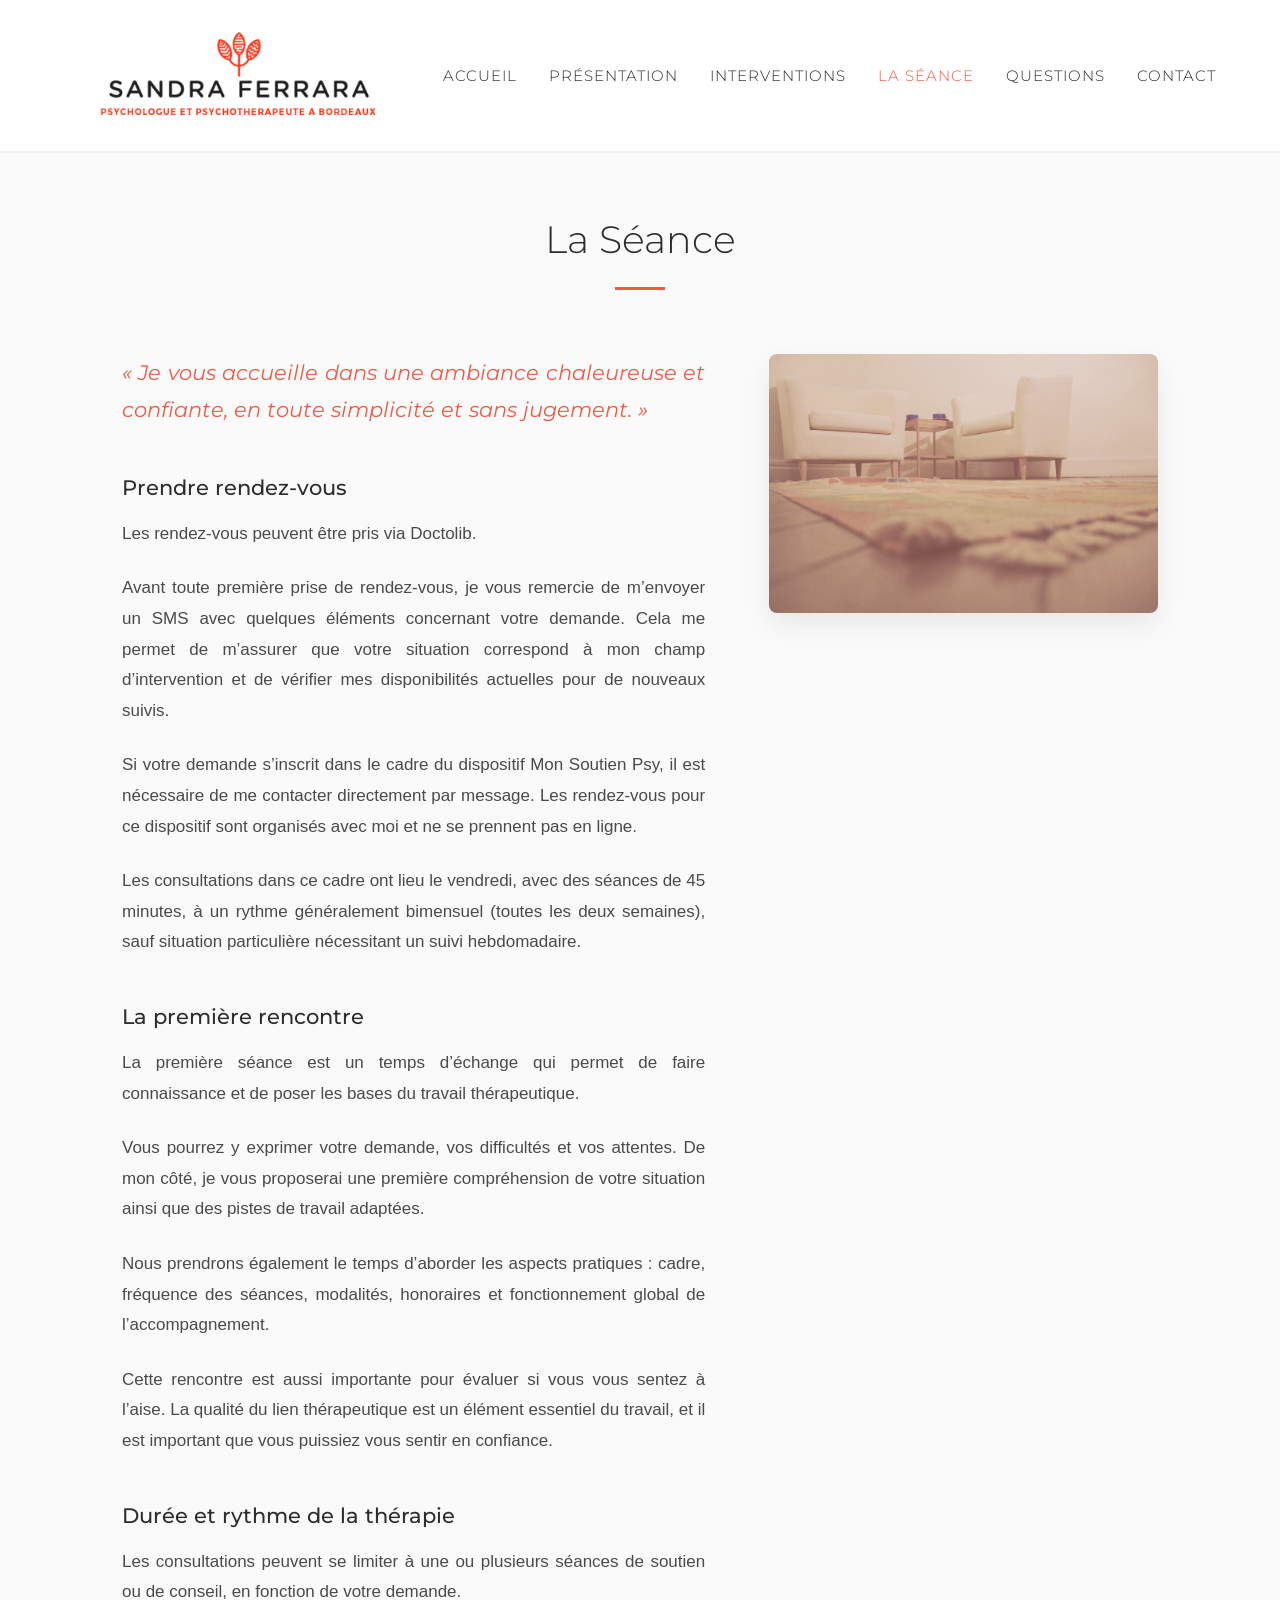
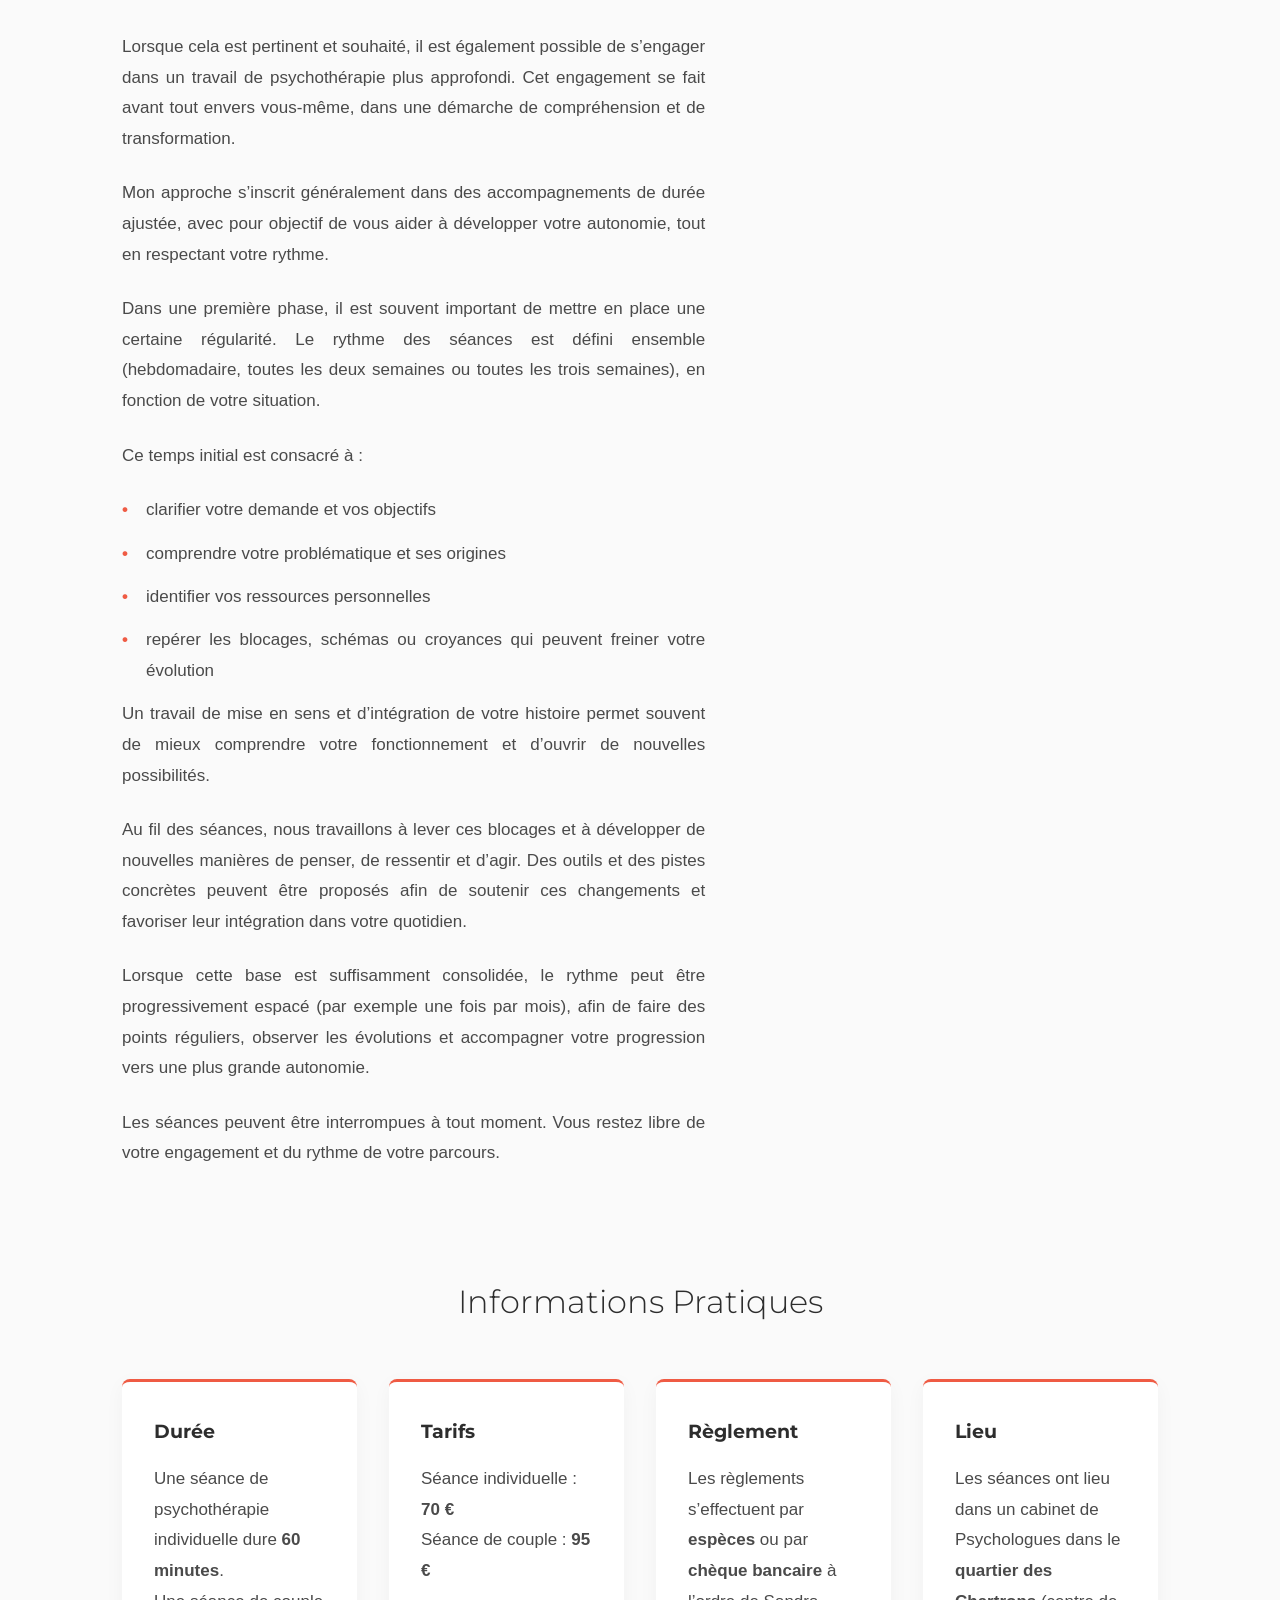
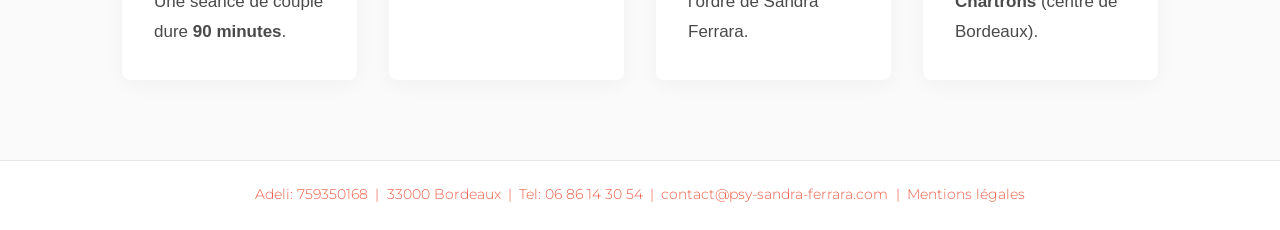
<file: la-seance.html>
<!doctype html>
<html lang="fr">
<head>
    <meta charset="utf-8">
    <meta name="viewport" content="width=device-width, initial-scale=1.0">
    
    <title>La séance - Psychologue et psychothérapeute à Bordeaux - Sandra Ferrara</title>
    <meta name="description" content="Déroulement d'une séance de psychothérapie avec Sandra Ferrara à Bordeaux : première rencontre, durée, tarifs et modalités pratiques.">
    
    <link rel="stylesheet" href="css/style.css">
</head>
<body>

    <header class="site-header">
        <h1 class="logo">
            <a href="index.html">
                <img src="img/sandra_logo.png" alt="Sandra Ferrara - Psychologue et psychothérapeute à Bordeaux">
            </a>
        </h1>
        
        <nav class="main-nav">
            <ul>
                <li><a href="index.html">Accueil</a></li>
                <li><a href="presentation.html">Présentation</a></li>
                <li><a href="interventions.html">Interventions</a></li>
                <li><a href="la-seance.html" class="active">La Séance</a></li>
                <li><a href="questions.html">Questions</a></li>
                <li><a href="contact.html">Contact</a></li>
            </ul>
        </nav>
    </header>

    <main class="page-content">
        <div class="page-header">
            <h2>La Séance</h2>
            <div class="title-separator"></div>
        </div>

        <section class="presentation-section seance-content">
            <div class="text-column">
                <p class="intro-lead">« Je vous accueille dans une ambiance chaleureuse et confiante, en toute simplicité et sans jugement. »</p>

                <h4>Prendre rendez-vous</h4>
                <p>Les rendez-vous peuvent être pris via Doctolib.</p>
                <p>Avant toute première prise de rendez-vous, je vous remercie de m’envoyer un SMS avec quelques éléments concernant votre demande. Cela me permet de m’assurer que votre situation correspond à mon champ d’intervention et de vérifier mes disponibilités actuelles pour de nouveaux suivis.</p>
                <p>Si votre demande s’inscrit dans le cadre du dispositif Mon Soutien Psy, il est nécessaire de me contacter directement par message. Les rendez-vous pour ce dispositif sont organisés avec moi et ne se prennent pas en ligne.</p>
                <p>Les consultations dans ce cadre ont lieu le vendredi, avec des séances de 45 minutes, à un rythme généralement bimensuel (toutes les deux semaines), sauf situation particulière nécessitant un suivi hebdomadaire.</p>

                <h4>La première rencontre</h4>
                <p>La première séance est un temps d’échange qui permet de faire connaissance et de poser les bases du travail thérapeutique.</p>
                <p>Vous pourrez y exprimer votre demande, vos difficultés et vos attentes. De mon côté, je vous proposerai une première compréhension de votre situation ainsi que des pistes de travail adaptées.</p>
                <p>Nous prendrons également le temps d’aborder les aspects pratiques : cadre, fréquence des séances, modalités, honoraires et fonctionnement global de l’accompagnement.</p>
                <p>Cette rencontre est aussi importante pour évaluer si vous vous sentez à l’aise. La qualité du lien thérapeutique est un élément essentiel du travail, et il est important que vous puissiez vous sentir en confiance.</p>

                <h4>Durée et rythme de la thérapie</h4>
                <p>Les consultations peuvent se limiter à une ou plusieurs séances de soutien ou de conseil, en fonction de votre demande.</p>
                <p>Lorsque cela est pertinent et souhaité, il est également possible de s’engager dans un travail de psychothérapie plus approfondi. Cet engagement se fait avant tout envers vous-même, dans une démarche de compréhension et de transformation.</p>
                <p>Mon approche s’inscrit généralement dans des accompagnements de durée ajustée, avec pour objectif de vous aider à développer votre autonomie, tout en respectant votre rythme.</p>
                <p>Dans une première phase, il est souvent important de mettre en place une certaine régularité. Le rythme des séances est défini ensemble (hebdomadaire, toutes les deux semaines ou toutes les trois semaines), en fonction de votre situation.</p>
                <p>Ce temps initial est consacré à :</p>
                <ul class="clean-list">
                    <li>clarifier votre demande et vos objectifs</li>
                    <li>comprendre votre problématique et ses origines</li>
                    <li>identifier vos ressources personnelles</li>
                    <li>repérer les blocages, schémas ou croyances qui peuvent freiner votre évolution</li>
                </ul>
                <p>Un travail de mise en sens et d’intégration de votre histoire permet souvent de mieux comprendre votre fonctionnement et d’ouvrir de nouvelles possibilités.</p>
                <p>Au fil des séances, nous travaillons à lever ces blocages et à développer de nouvelles manières de penser, de ressentir et d’agir. Des outils et des pistes concrètes peuvent être proposés afin de soutenir ces changements et favoriser leur intégration dans votre quotidien.</p>
                <p>Lorsque cette base est suffisamment consolidée, le rythme peut être progressivement espacé (par exemple une fois par mois), afin de faire des points réguliers, observer les évolutions et accompagner votre progression vers une plus grande autonomie.</p>
                <p>Les séances peuvent être interrompues à tout moment. Vous restez libre de votre engagement et du rythme de votre parcours.</p>
            </div>
            
            <div class="image-column">
                <img src="img/IMG_0965.jpg" alt="Fauteuils du cabinet de psychologie" class="ambiance-pic">
            </div>
        </section>

        <section class="practical-info">
            <h3>Informations Pratiques</h3>
            <div class="info-grid">
                <div class="info-card">
                    <h4>Durée</h4>
                    <p>Une séance de psychothérapie individuelle dure <strong>60 minutes</strong>.</p>
                    <p>Une séance de couple dure <strong>90 minutes</strong>.</p>
                </div>
                
                <div class="info-card">
                    <h4>Tarifs</h4>
                    <p>Séance individuelle : <strong>70 €</strong></p>
                    <p>Séance de couple : <strong>95 €</strong></p>
                </div>
                
                <div class="info-card">
                    <h4>Règlement</h4>
                    <p>Les règlements s’effectuent par <strong>espèces</strong> ou par <strong>chèque bancaire</strong> à l’ordre de Sandra Ferrara.</p>
                </div>
                
                <div class="info-card">
                    <h4>Lieu</h4>
                    <p>Les séances ont lieu dans un cabinet de Psychologues dans le <strong>quartier des Chartrons</strong> (centre de Bordeaux).</p>
                </div>
            </div>
        </section>
    </main>

    <footer class="site-footer">
        <p class="footer-line">
            <span class="footer-item">Adeli: 759350168</span>
            <span class="footer-separator">|</span>
            <span class="footer-item">33000 Bordeaux</span>
            <span class="footer-separator">|</span>
            <span class="footer-item">Tel: 06 86 14 30 54</span>
            <span class="footer-separator">|</span>
            <a href="mailto:contact@psy-sandra-ferrara.com" class="footer-item">contact@psy-sandra-ferrara.com</a>
            <span class="footer-separator">|</span>
            <a href="mentions-legales.html" class="footer-item">Mentions légales</a>
        </p>
    </footer>

</body>
</html>
</file>
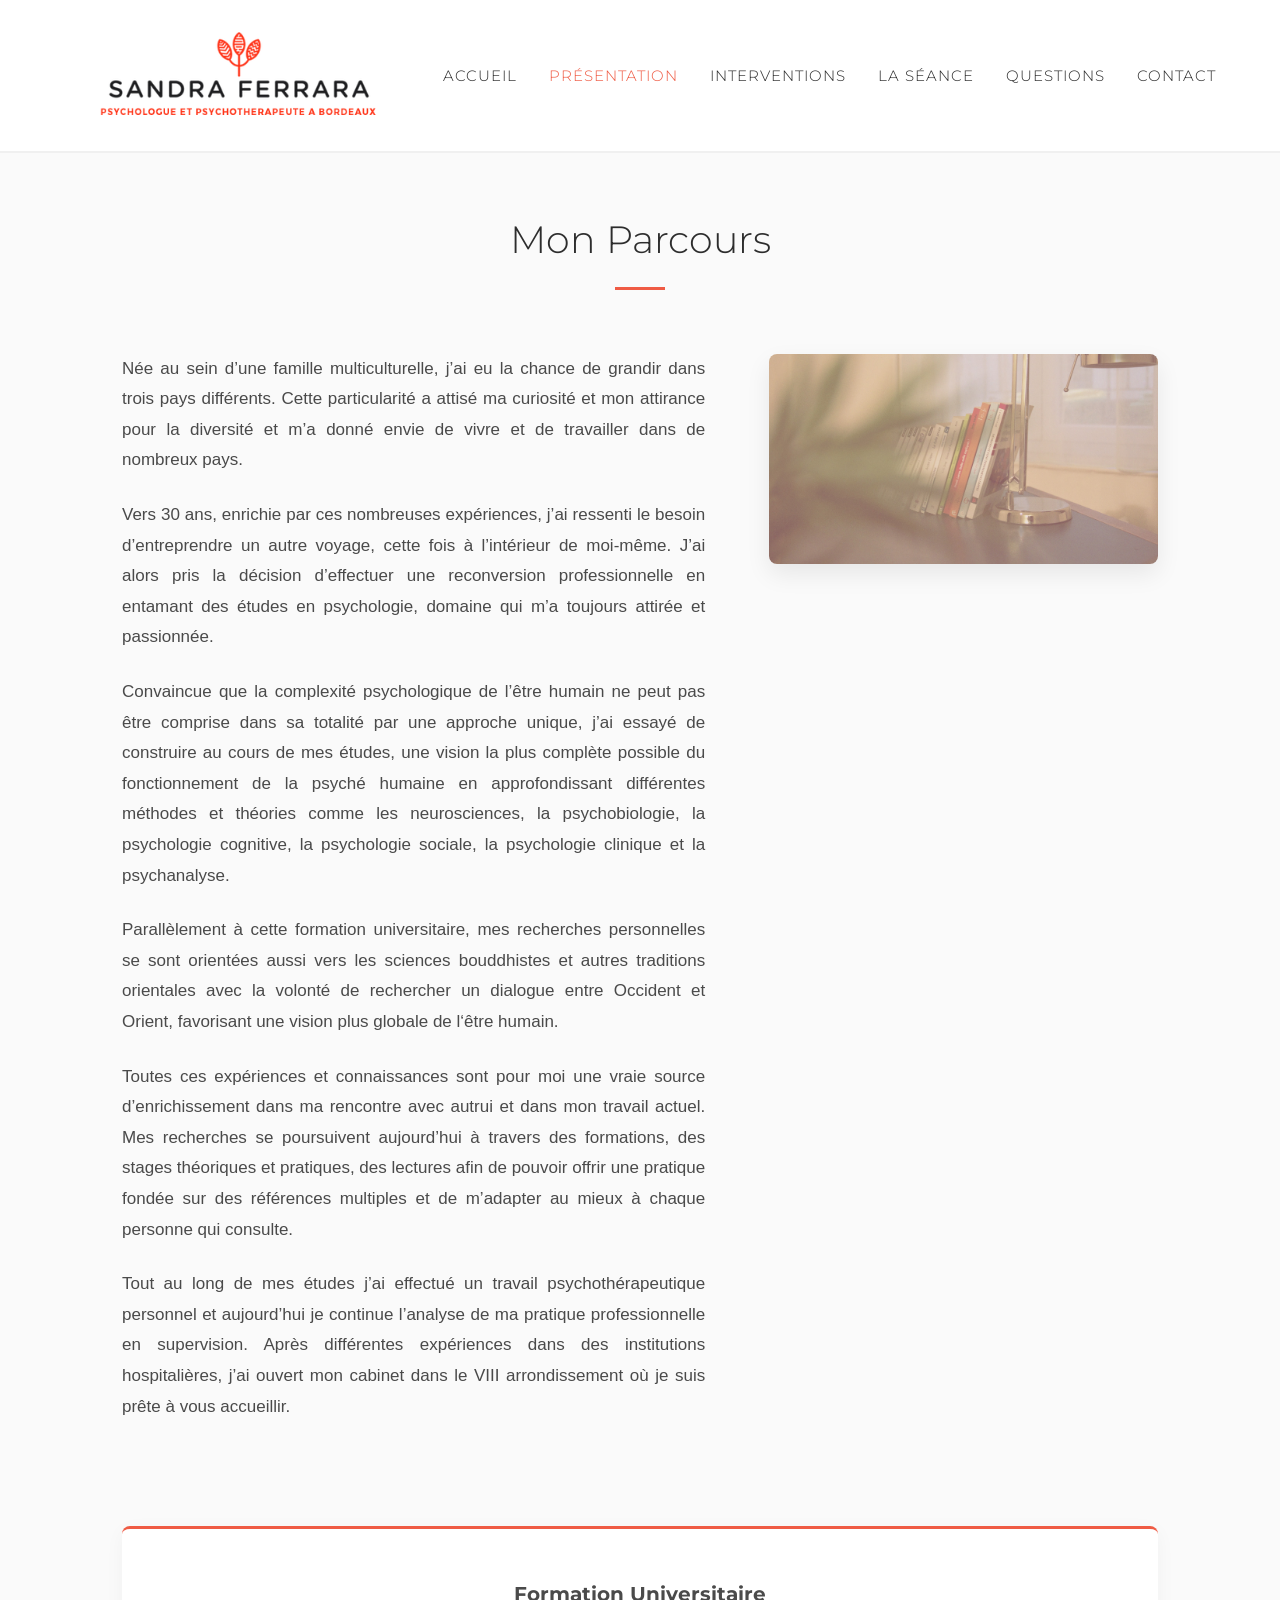
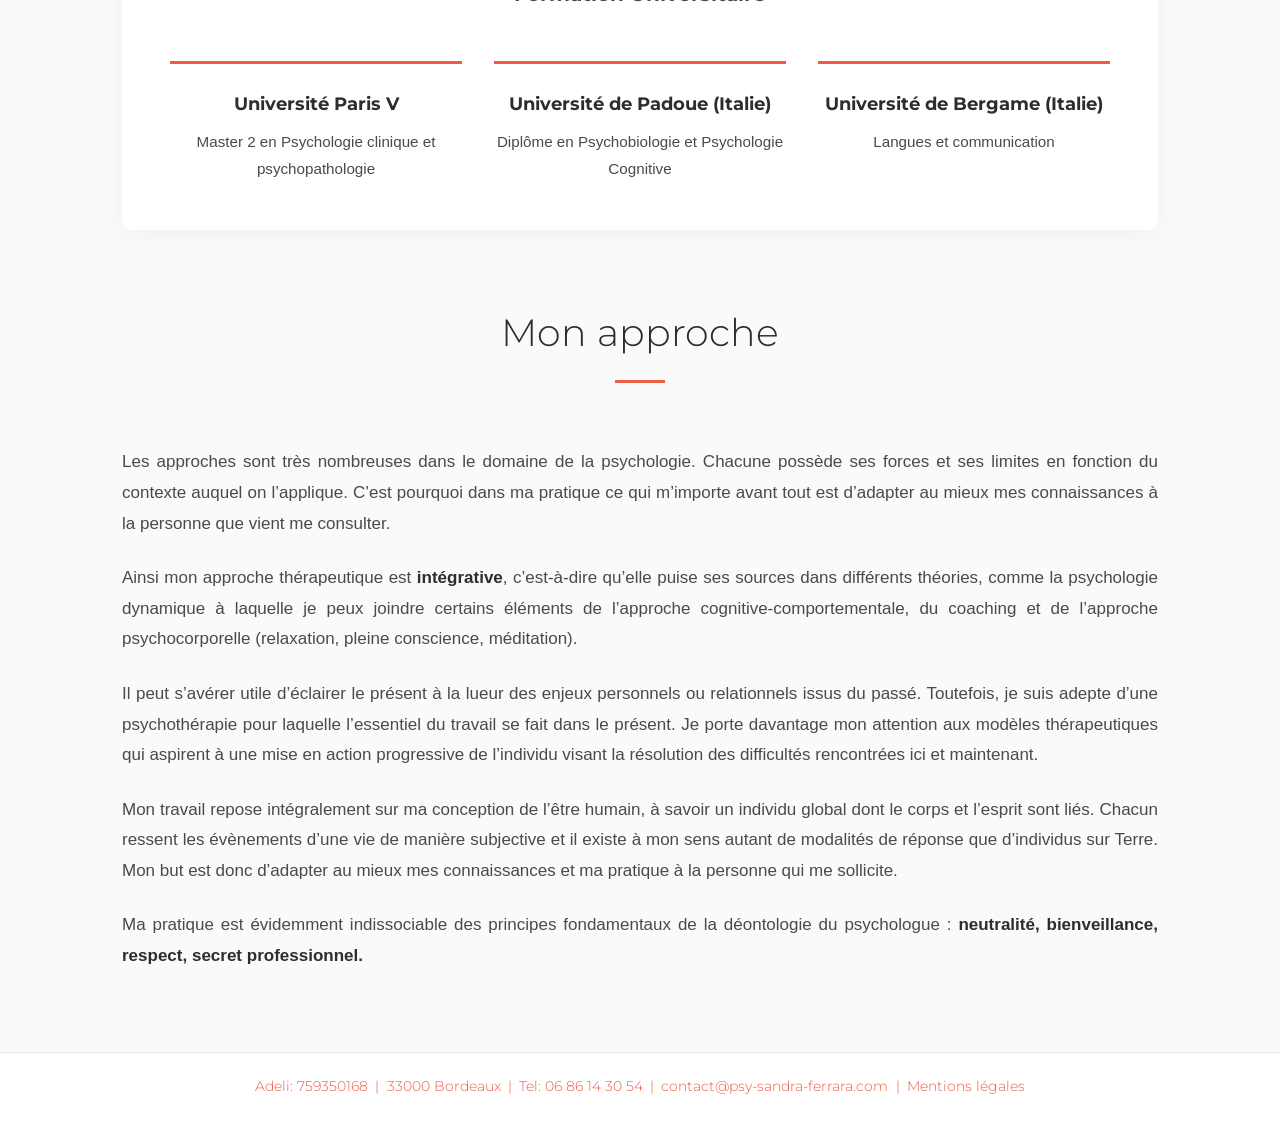
<file: presentation.html>
<!doctype html>
<html lang="fr">
<head>
    <meta charset="utf-8">
    <meta name="viewport" content="width=device-width, initial-scale=1.0">
    <title>Présentation - Psychologue et psychothérapeute à Bordeaux - Sandra Ferrara</title>
    <meta name="description" content="Découvrez le parcours, les formations et l'approche thérapeutique intégrative de Sandra Ferrara, psychologue et psychothérapeute à Bordeaux.">
    <link rel="stylesheet" href="css/style.css">
</head>
<body>

    <header class="site-header">
        <h1 class="logo">
            <a href="index.html">
                <img src="img/sandra_logo.png" alt="Sandra Ferrara - Psychologue et psychothérapeute à Bordeaux">
            </a>
        </h1>
        
        <nav class="main-nav">
            <ul>
                <li><a href="index.html">Accueil</a></li>
                <li><a href="presentation.html" class="active">Présentation</a></li>
                <li><a href="interventions.html">Interventions</a></li>
                <li><a href="la-seance.html">La Séance</a></li>
                <li><a href="questions.html">Questions</a></li>
                <li><a href="contact.html">Contact</a></li>
            </ul>
        </nav>
    </header>

    <main class="page-content">
        <div class="page-header">
            <h2>Mon Parcours</h2>
            <div class="title-separator"></div>
        </div>

        <section class="presentation-section">
            <div class="text-column">
                <p>Née au sein d’une famille multiculturelle, j’ai eu la chance de grandir dans trois pays différents. Cette particularité a attisé ma curiosité et mon attirance pour la diversité et m’a donné envie de vivre et de travailler dans de nombreux pays.</p>
                <p>Vers 30 ans, enrichie par ces nombreuses expériences, j’ai ressenti le besoin d’entreprendre un autre voyage, cette fois à l’intérieur de moi-même. J’ai alors pris la décision d’effectuer une reconversion professionnelle en entamant des études en psychologie, domaine qui m’a toujours attirée et passionnée.</p>
                <p>Convaincue que la complexité psychologique de l’être humain ne peut pas être comprise dans sa totalité par une approche unique, j’ai essayé de construire au cours de mes études, une vision la plus complète possible du fonctionnement de la psyché humaine en approfondissant différentes méthodes et théories comme les neurosciences, la psychobiologie, la psychologie cognitive, la psychologie sociale, la psychologie clinique et la psychanalyse.</p>
                <p>Parallèlement à cette formation universitaire, mes recherches personnelles se sont orientées aussi vers les sciences bouddhistes et autres traditions orientales avec la volonté de rechercher un dialogue entre Occident et Orient, favorisant une vision plus globale de l‘être humain.</p>
                <p>Toutes ces expériences et connaissances sont pour moi une vraie source d’enrichissement dans ma rencontre avec autrui et dans mon travail actuel. Mes recherches se poursuivent aujourd’hui à travers des formations, des stages théoriques et pratiques, des lectures afin de pouvoir offrir une pratique fondée sur des références multiples et de m’adapter au mieux à chaque personne qui consulte.</p>
                <p>Tout au long de mes études j’ai effectué un travail psychothérapeutique personnel et aujourd’hui je continue l’analyse de ma pratique professionnelle en supervision. Après différentes expériences dans des institutions hospitalières, j’ai ouvert mon cabinet dans le VIII arrondissement où je suis prête à vous accueillir.</p>
            </div>
            
            <div class="image-column">
                <img src="img/IMG_0925.jpg" alt="Livres de psychologie et références théoriques" class="ambiance-pic">
            </div>
        </section>

        <section class="education-section">
            <h3>Formation Universitaire</h3>
            <div class="education-grid">
                <div class="edu-card">
                    <h4>Université Paris V</h4>
                    <p>Master 2 en Psychologie clinique et psychopathologie</p>
                </div>
                <div class="edu-card">
                    <h4>Université de Padoue (Italie)</h4>
                    <p>Diplôme en Psychobiologie et Psychologie Cognitive</p>
                </div>
                <div class="edu-card">
                    <h4>Université de Bergame (Italie)</h4>
                    <p>Langues et communication</p>
                </div>
            </div>
        </section>

        <section class="approach-section">
            <div class="page-header">
                <h3>Mon approche</h3>
                <div class="title-separator"></div>
            </div>
            
            <div class="approach-content" style="display: block;">
                <div class="text-column" style="width: 100%;">
                    <p>Les approches sont très nombreuses dans le domaine de la psychologie. Chacune possède ses forces et ses limites en fonction du contexte auquel on l’applique. C’est pourquoi dans ma pratique ce qui m’importe avant tout est d’adapter au mieux mes connaissances à la personne que vient me consulter.</p>
                    <p>Ainsi mon approche thérapeutique est <strong>intégrative</strong>, c’est-à-dire qu’elle puise ses sources dans différents théories, comme la psychologie dynamique à laquelle je peux joindre certains éléments de l’approche cognitive-comportementale, du coaching et de l’approche psychocorporelle (relaxation, pleine conscience, méditation).</p>
                    <p>Il peut s’avérer utile d’éclairer le présent à la lueur des enjeux personnels ou relationnels issus du passé. Toutefois, je suis adepte d’une psychothérapie pour laquelle l’essentiel du travail se fait dans le présent. Je porte davantage mon attention aux modèles thérapeutiques qui aspirent à une mise en action progressive de l’individu visant la résolution des difficultés rencontrées ici et maintenant.</p>
                    <p>Mon travail repose intégralement sur ma conception de l’être humain, à savoir un individu global dont le corps et l’esprit sont liés. Chacun ressent les évènements d’une vie de manière subjective et il existe à mon sens autant de modalités de réponse que d’individus sur Terre. Mon but est donc d’adapter au mieux mes connaissances et ma pratique à la personne qui me sollicite.</p>
                    <p>Ma pratique est évidemment indissociable des principes fondamentaux de la déontologie du psychologue : <strong>neutralité, bienveillance, respect, secret professionnel.</strong></p>
                </div>
            </div>
        </section>
    </main>

    <footer class="site-footer">
        <p class="footer-line">
            <span class="footer-item">Adeli: 759350168</span>
            <span class="footer-separator">|</span>
            <span class="footer-item">33000 Bordeaux</span>
            <span class="footer-separator">|</span>
            <span class="footer-item">Tel: 06 86 14 30 54</span>
            <span class="footer-separator">|</span>
            <a href="mailto:contact@psy-sandra-ferrara.com" class="footer-item">contact@psy-sandra-ferrara.com</a>
            <span class="footer-separator">|</span>
            <a href="mentions-legales.html" class="footer-item">Mentions légales</a>
        </p>
    </footer>

</body>
</html>
</file>
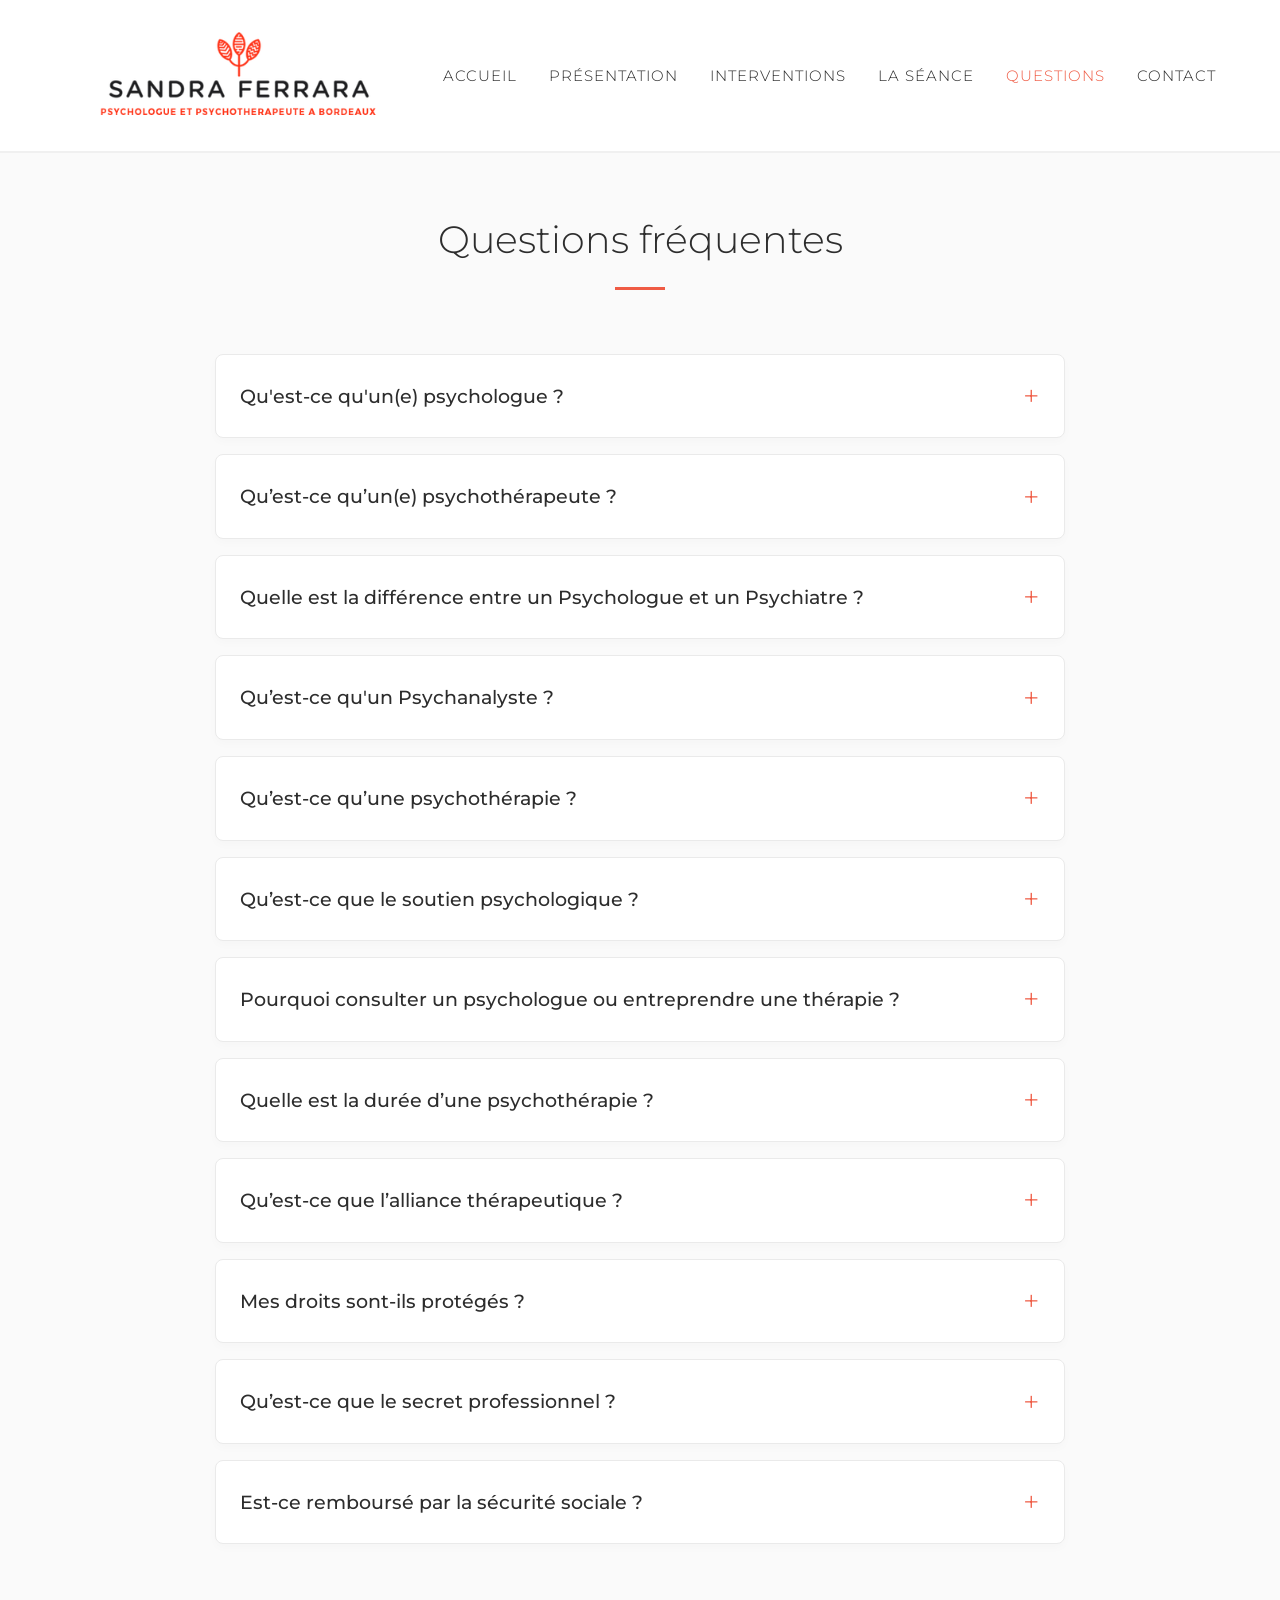
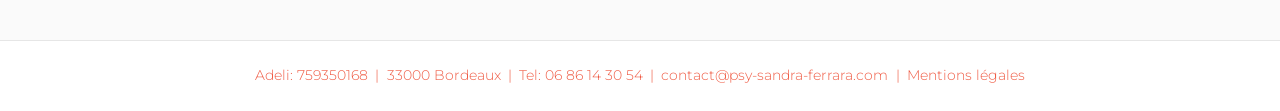
<file: questions.html>
<!doctype html>
<html lang="fr">
<head>
    <meta charset="utf-8">
    <meta name="viewport" content="width=device-width, initial-scale=1.0">
    
    <title>Questions - Psychologue et psychothérapeute à Bordeaux - Sandra Ferrara</title>
    <meta name="description" content="Foire aux questions (FAQ) : différence entre psychologue et psychiatre, durée d'une thérapie, secret professionnel, remboursement.">
    
    <link rel="stylesheet" href="css/style.css">
</head>
<body>

    <header class="site-header">
        <h1 class="logo">
            <a href="index.html">
                <img src="img/sandra_logo.png" alt="Sandra Ferrara - Psychologue et psychothérapeute à Bordeaux">
            </a>
        </h1>
        
        <nav class="main-nav">
            <ul>
                <li><a href="index.html">Accueil</a></li>
                <li><a href="presentation.html">Présentation</a></li>
                <li><a href="interventions.html">Interventions</a></li>
                <li><a href="la-seance.html">La Séance</a></li>
                <li><a href="questions.html" class="active">Questions</a></li>
                <li><a href="contact.html">Contact</a></li>
            </ul>
        </nav>
    </header>

    <main class="page-content">
        <div class="page-header">
            <h2>Questions fréquentes</h2>
            <div class="title-separator"></div>
        </div>

        <section class="faq-accordion">
            
            <details class="faq-item">
                <summary class="faq-question">Qu'est-ce qu'un(e) psychologue ?</summary>
                <div class="faq-answer">
                    <p>Un psychologue est un spécialiste formé dans l’étude du comportement humain, des pensées, des émotions et des relations interpersonnelles. Il est titulaire d'un titre professionnel protégé, dont l'obtention est conditionnée par la validation d'un Master 2 en psychologie (formation universitaire de niveau Bac+5, anciennement appelée DESS ou DEA). En complément à cette formation théorique universitaire, pour obtenir son Master et pouvoir utiliser le titre de psychologue, l'apprenti psychologue doit justifier de 500 heures de pratique institutionnelle.</p>
                    <p>Selon le code de la santé publique, tout psychologue praticien doit s'inscrire dans le répertoire des professionnels ADELI, ce qui est une garantie pour les patients d'être pris en charge par un psychologue exerçant légalement sa profession.</p>
                    <p>Les psychologues reçoivent une formation généraliste qui leur permet de prendre en charge une grande diversité de difficultés psychologiques. Ils ont ensuite la possibilité de se spécialiser dans différentes formes de psychothérapies et/ou dans différents types de troubles psychologiques. Le psychologue que l’on consulte dans un centre ou dans un cabinet pour suivre une psychothérapie est un psychologue clinicien.</p>
                    <p>Suivre une psyhothérapie avec un Psychologue qui pratique en libéral n'est pas remboursé par la sécurité sociale.</p>
                    <p>Il est important que les psychologues actualisent en permanence leurs connaissances concernant les différents troubles psychologiques et leurs modalités de prise en charge. Le psychologue clinicien, comme les autres psychologues, a pour obligation morale de se référer au code de déontologie des psychologues.</p>
                </div>
            </details>

            <details class="faq-item">
                <summary class="faq-question">Qu’est-ce qu’un(e) psychothérapeute ?</summary>
                <div class="faq-answer">
                    <p>La dénomination « psychothérapeute » désigne un professionnel qui intervient auprès d’un ou plusieurs individus souffrant de troubles psychologiques, sociaux ou psychosomatiques, en proposant des psychothérapies. Ce traitement a pour but de déclencher un processus thérapeutique accédant à des changements et une évolution à long terme.</p>
                    <p>En fonction du courant auquel il se rattache, le praticien utilise l’une de ces méthodes pour vous aider à comprendre et résoudre vos troubles. Depuis la seconde moitié du XXe siècle, le nombre d'approches psychothérapiques a crû de manière très importante. De nos jours, il existe quatre groupes de psychothérapies sur lesquelles portent la quasi-totalité des études scientifiques et cliniques réalisées :</p>
                    <ul class="clean-list">
                        <li>les psychothérapies psychanalytiques (et celles qui en dérivent);</li>
                        <li>les thérapies cognitivo-comportementales;</li>
                        <li>les thérapies systémiques et l'École de Palo Alto;</li>
                        <li>les thérapies humanistes.</li>
                    </ul>
                    <p>Le titre de psychothérapeute est réglementé en France depuis mai 2010 (décret relatif à l’usage du titre de psychothérapeute), ce qui signifie que le professionnel a bénéficié d’une formation théorique et pratique validée par l’Agence Régionale de Santé. Si la plupart des psychothérapeutes sont également psychiatres ou psychologues, les autres professionnels doivent remplir les conditions suivantes : avoir validé une formation universitaire de 5 ans minimum ainsi que 5 mois de stage professionnel dans un établissement public ou privé.</p>
                    <p>N’étant pas médecin, le psychothérapeute n’est pas habilité à prescrire des médicaments.</p>
                </div>
            </details>

            <details class="faq-item">
                <summary class="faq-question">Quelle est la différence entre un Psychologue et un Psychiatre ?</summary>
                <div class="faq-answer">
                    <p>On ne doit pas confondre le psychologue avec le psychiatre. Le psychiatre est un médecin spécialisé comme le cardiologue ou le chirurgien. Par sa formation, il est spécialisé dans le traitement des troubles mentaux graves nécessitant, la plupart du temps, la prescription de médicaments.</p>
                    <p>Il pose un diagnostic, prescrit des médicaments et il peut mettre en place des thérapies s'il bénéficie d'une formation complémentaire. Il est remboursé par la sécurité sociale.</p>
                </div>
            </details>

            <details class="faq-item">
                <summary class="faq-question">Qu’est-ce qu'un Psychanalyste ?</summary>
                <div class="faq-answer">
                    <p>Une des premières conditions pour se dire psychanalyste est d’avoir suivi soi-même une psychanalyse pendant au moins 7 ans! Il n’y a en effet aucun diplôme d’Etat reconnu pour devenir psychanalyste, la deuxième condition étant de suivre une formation théorique dispensée dans une école ou association psychanalytique, et de s’affilier à un courant de pensée (freudien, jungien, lacanien). Cependant, la plupart des psychanalystes détiennent également un diplôme de médecin, de psychologue ou même de philosophe.</p>
                    <p>La psychanalyse est une discipline visant à explorer les profondeurs de l’inconscient pour comprendre l’origine des souffrances et névroses actuelles. Fondée par Sigmund Freud, Carl G.Jung et Jacques Lacan, la psychanalyse permet, grâce à un travail d’introspection long et souvent douloureux, tourné vers le passé, de soulager angoisses et troubles familiaux dans le présent.</p>
                    <p>Une psychanalyse suppose une démarche volontaire et motivée du patient. En effet, allongé sur le célèbre divan ou non, il doit laisser aller librement le cours de ses pensées, souvenirs et émotions sans intervention aucune (ou presque) du psychanalyste. Ce dernier se contentera de le guider dans l’exploration de son inconscient en mettant l’accent sur ce qui lui semble intéressant. Il l’oriente vers la réponse à ses problèmes qui se trouve déjà en lui.</p>
                </div>
            </details>

            <details class="faq-item">
                <summary class="faq-question">Qu’est-ce qu’une psychothérapie ?</summary>
                <div class="faq-answer">
                    <p>Elle permet aux personnes aux prises avec des difficultés personnelles de changer leurs pensées, leurs émotions et leurs comportements de manière à réduire leur détresse et à leur permettre d'avoir une vie plus satisfaisante.</p>
                    <p>Une psychothérapie est un processus de changement et prend donc un certain temps. La durée d’une thérapie est variable en fonction de la problématique à traiter, de votre personnalité profonde et aussi de votre disponibilité et implication dans la thérapie. En effet l'alliance thérapeutique est un facteur essentiel dans le succès d'une psychothérapie, d'où l'importance du choix du thérapeute. Il est inutile de commencer une thérapie si vous ne vous sentez pas en confiance.</p>
                    <p>La psychothérapie est une démarche dans laquelle on peut se permettre de se laisser aller, de dire ce qu'on pense et ressent réellement sans avoir peur d'être jugé ou critiqué.</p>
                    <p>Pendant la psychothérapie, on peut être amené à faire des exercices à l'extérieur des séances, à se pencher sur des situations ou des émotions qui effraient, à parler de choses qu'on a depuis toujours gardées pour soi, à constater que les liens qu'on entretenait avec son entourage se transforment au fur et à mesure qu'on progresse, à réaliser qu'il faut modifier certaines idées et certains comportements.</p>
                </div>
            </details>

            <details class="faq-item">
                <summary class="faq-question">Qu’est-ce que le soutien psychologique ?</summary>
                <div class="faq-answer">
                    <p>Il s’agit de trouver une écoute et un espace de parole nécessaire face à une souffrance ou difficulté présente (deuil, crises, maladie, accident…)</p>
                    <p>Cette forme de thérapie ne renvoie aucunement à une technique ou une méthode particulière mais offre un appui et un soutien face à la traversée d’une épreuve, d’un moment critique de la vie. La présence bienveillante, la qualité d’empathie ainsi que la confidentialité dont le thérapeute reste le garant, donnent au patient l’espace nécessaire pour exprimer sa souffrance.</p>
                    <p>Ce type d'accompagnement est destiné aux personnes qui traversent une période difficile et ressentent le besoin de pouvoir en parler dans un lieu neutre et dans une atmosphère bienveillante. Les situations pouvant nécessiter un accompagnement sont notamment: la maladie (malade ou aidant), le deuil, les difficultés passagères dans les domaines relationnels (divorce, etc.) ou professionnel, décision importante à prendre.</p>
                    <p>L'accompagnement concerne également les personnes qui souhaitent mieux se connaître, s'accorder un moment pour réfléchir sur soi, pour comprendre leurs mouvements intérieurs ou pour faire le point à une certaine période de sa vie.</p>
                </div>
            </details>

            <details class="faq-item">
                <summary class="faq-question">Pourquoi consulter un psychologue ou entreprendre une thérapie ?</summary>
                <div class="faq-answer">
                    <p>Lorsqu'il y a des interrogations auxquelles vous ne trouvez pas de réponse seul et pour lesquelles vous avez besoin d'un éclairage extérieur et professionnel.</p>
                    <p>L’origine de la consultation peut être un quotidien devenu trop difficile à assumer, une souffrance liée à des évènements passés ou à une difficulté plus ponctuelle, la traversée de périodes de changement sur le plan personnel, familial, ou professionnel.</p>
                    <p>Généralement, un adulte entreprend une psychothérapie pour :</p>
                    <ul class="clean-list">
                        <li>Faire cesser une souffrance psychologique (phobies, angoisses, anxiété, panique, déprimes récurrentes…) ou modifier un comportement inadapté.</li>
                        <li>Régler des problèmes affectifs ou relationnels (obsessions, timidité, estime de soi, vie de couple ou familiale insatisfaisante, échecs amoureux…).</li>
                        <li>Modifier des comportements qui nuisent au bien-être (stress post-traumatiques, dépendances diverses, maux imaginaires, dysfonctions sexuelles…).</li>
                        <li>Faire face à une crise existentielle (sens de la vie, crise spirituelle…), ou à une maladie grave.</li>
                        <li>Gérer le stress lié à un environnement de travail trop lourd.</li>
                        <li>Mieux se connaître, acquérir de nouveaux outils afin de se réaliser pleinement, accéder à la sérénité.</li>
                        <li>Pour un enfant ou un adolescent, le suivi thérapeutique sera envisagé en cas de difficulté scolaire ou relationnelle, pour un problème de comportement, d’angoisse, de trouble alimentaire, dans tous les cas où la seule aide de ses parents ne suffit pas.</li>
                        <li>Pour une personne âgée pour effectuer un travail de deuil, trouver un meilleur sentiment d’identité, désir de reconstruire sa propre histoire interne et situer la fin de sa vie dans un ensemble qui prenne sens.</li>
                    </ul>
                </div>
            </details>

            <details class="faq-item">
                <summary class="faq-question">Quelle est la durée d’une psychothérapie ?</summary>
                <div class="faq-answer">
                    <p>Modifier des façons de penser et des comportements n'est pas une chose facile qui se réalise en quelques jours.</p>
                    <p>Une psychothérapie est un processus de changement et prend donc un certain temps. La durée de la psychothérapie dépend de plusieurs facteurs tels que la gravité du problème, la nature des objectifs visés, la fréquence des rencontres, le type d'approche thérapeutique choisi, les réactions personnelles du client, sa motivation à changer ainsi que les efforts qu'il fournit.</p>
                    <p>Dans la plupart des cas, vous ne pourrez pas atteindre vos objectifs ou obtenir toutes les réponses à vos questionnements en seulement une ou deux séances. Pour autant, une période de quelques semaines à quelques mois est généralement suffisante pour obtenir des résultats satisfaisants par rapport aux problématiques qui étaient à l'origine de la consultation. Parfois, néanmoins un travail en profondeur de plus d'une année peut s'avérer tout à fait justifié.</p>
                </div>
            </details>

            <details class="faq-item">
                <summary class="faq-question">Qu’est-ce que l’alliance thérapeutique ?</summary>
                <div class="faq-answer">
                    <p>L’alliance thérapeutique est définie par la qualité de la relation entre le patient et son thérapeute. Elle correspond à la façon dont le patient perçoit que sa relation avec son psychothérapeute l’aide à atteindre les objectifs de sa thérapie. Elle est aussi la collaboration de travail patient-thérapeute.</p>
                    <p>Le lien affectif, la confiance, l’implication, l’ouverture, une grande empathie de la part du thérapeute contribuent à la création de ce lien entre deux personnes. Le patient doit sentir qu’il est vraiment compris.</p>
                    <p>L’alliance thérapeutique est plus déterminante que n’importe quel autre aspect spécifique du traitement. En fait, plus l’alliance est forte, meilleurs seront les résultats. Pour susciter une alliance solide, le thérapeute se doit d’être souple, respectueux, chaleureux, intéressé, ouvert.</p>
                </div>
            </details>

            <details class="faq-item">
                <summary class="faq-question">Mes droits sont-ils protégés ?</summary>
                <div class="faq-answer">
                    <p>OUI, vos droits sont bien entendu protégés lorsque vous consultez un psychologue. Par ailleurs, tous les psychologues se soumettent aux règles professionnelles définies par le Code de déontologie du Psychologue. Ce code pose le principe général des droits de la personne et la préservation de sa vie privée en garantissant notamment le secret professionnel.</p>
                </div>
            </details>

            <details class="faq-item">
                <summary class="faq-question">Qu’est-ce que le secret professionnel ?</summary>
                <div class="faq-answer">
                    <p>Il est important d'avoir la certitude que les informations que l'on va délivrer au Psychologue ou Psychothérapeute resteront confidentielles.</p>
                    <p>Le code de déontologie des psychologues prévoit explicitement la nécessité du respect de la confidentialité de l'entretien psychologique. Tout psychologue signataire de ce code s'est donc engagé devant ses pairs à respecter un secret professionnel absolu.</p>
                    <p>Le Nouveau Code Pénal, par son article 226-13, daté du 1er mars 1994, prévoit un an d'emprisonnement et 150 000€ d'amende pour le professionnel qui révélerait à d'autres personnes des informations à caractère secret dont il a été le dépositaire. Le secret professionnel n'est donc pas qu'une recommandation, c'est une obligation.</p>
                </div>
            </details>

            <details class="faq-item">
                <summary class="faq-question">Est-ce remboursé par la sécurité sociale ?</summary>
                <div class="faq-answer">
                    <p>Les consultations chez un psychologue ne sont généralement pas remboursées par la Sécurité sociale.</p>
                    <p>Cependant, il existe un dispositif appelé Mon Soutien Psy, qui permet de bénéficier d’un nombre limité de séances prises en charge, sous certaines conditions.</p>
                    <p>Dans ce cadre, un accompagnement peut être proposé avec ou sans orientation médicale, selon votre situation. Les modalités sont spécifiques (nombre de séances, tarif encadré, rythme défini) et les rendez-vous se prennent directement avec moi.</p>
                    <p>Je propose des créneaux dédiés à ce dispositif, le vendredi.</p>
                    <p>En dehors de ce cadre, certaines mutuelles peuvent également proposer un remboursement partiel des consultations. Je vous invite à vous renseigner directement auprès de votre organisme.</p>
                    <p>N’hésitez pas à me contacter en amont pour toute question concernant ces modalités.</p>
                </div>
            </details>

        </section>
    </main>

    <footer class="site-footer">
        <p class="footer-line">
            <span class="footer-item">Adeli: 759350168</span>
            <span class="footer-separator">|</span>
            <span class="footer-item">33000 Bordeaux</span>
            <span class="footer-separator">|</span>
            <span class="footer-item">Tel: 06 86 14 30 54</span>
            <span class="footer-separator">|</span>
            <a href="mailto:contact@psy-sandra-ferrara.com" class="footer-item">contact@psy-sandra-ferrara.com</a>
            <span class="footer-separator">|</span>
            <a href="mentions-legales.html" class="footer-item">Mentions légales</a>
        </p>
    </footer>

</body>
</html>
</file>
<file: css/style.css>
@import url('https://fonts.googleapis.com/css2?family=Montserrat:wght@100;300;400;600;700&display=swap');

/* =========================================
   VARIABLES (La Charte Graphique de Sandra)
   ========================================= */
:root {
    --primary-color: #2D2D2D; 
    --accent-color: #EF5B44;  
    --background-color: #FAFAFA; 
    --text-color: #4A4A4A; 
    --font-main: 'Helvetica Neue', Helvetica, Arial, sans-serif;
    --font-ui: 'Montserrat', 'Helvetica Neue', Helvetica, Arial, sans-serif;
}

/* =========================================
   PAGE CONTACT
   ========================================= */
.contact-container {
    display: flex;
    gap: 4rem;
    align-items: flex-start;
    margin-bottom: 5rem;
}

.contact-info {
    flex: 1;
}

.info-item {
    margin-bottom: 2.5rem;
}

.info-item h4 {
    color: var(--primary-color);
    font-size: 1.2rem;
    margin-bottom: 0.8rem;
    border-bottom: 1px solid #f0f0f0;
    padding-bottom: 0.5rem;
    display: inline-block;
    min-width: 200px;
}

.info-item p {
    margin-bottom: 0.5rem;
    line-height: 1.6;
}

.contact-map {
    flex: 1.5;
    border-radius: 12px;
    overflow: hidden;
    box-shadow: 0 10px 30px rgba(0,0,0,0.1);
    height: 450px;
}

.contact-map iframe {
    width: 100%;
    height: 100%;
}

@media (max-width: 900px) {
    .contact-container {
        flex-direction: column;
    }
    
    .contact-map {
        width: 100%;
        height: 350px;
    }
}

/* =========================================
   PAGE LA SÉANCE
   ========================================= */
.intro-lead {
    font-size: 1.3rem;
    color: var(--accent-color);
    margin-bottom: 2rem !important;
    font-style: italic;
    font-weight: 400;
}

.seance-content h4 {
    color: var(--primary-color);
    font-size: 1.3rem;
    margin-top: 2.5rem;
    margin-bottom: 0.8rem;
    font-weight: 500;
}

.practical-info {
    margin-top: 2rem;
    margin-bottom: 5rem;
}

.practical-info h3 {
    text-align: center;
    font-size: 2rem;
    font-weight: 300;
    color: var(--primary-color);
    margin-bottom: 3rem;
}

.info-grid {
    display: grid;
    grid-template-columns: repeat(auto-fit, minmax(220px, 1fr));
    gap: 2rem;
}

.info-card {
    background: #ffffff;
    padding: 2rem;
    border-radius: 8px;
    box-shadow: 0 5px 20px rgba(0,0,0,0.04);
    border-top: 3px solid var(--accent-color);
}

.info-card h4 {
    color: var(--primary-color);
    margin-bottom: 1rem;
    font-size: 1.2rem;
    margin-top: 0;
}

.small-text {
    font-size: 0.85rem;
    color: #718096;
    margin-top: 1.5rem;
    line-height: 1.4;
    border-top: 1px solid #f0f0f0;
    padding-top: 1rem;
}

/* =========================================
   RÉINITIALISATION DE BASE
   ========================================= */
* {
    margin: 0;
    padding: 0;
    box-sizing: border-box;
}

body {
    font-family: var(--font-main);
    color: var(--text-color);
    background-color: var(--background-color);
    line-height: 1.8; 
    font-size: 17px;
}

a {
    text-decoration: none;
    color: var(--primary-color);
    transition: all 0.3s ease;
}

/* =========================================
   SYSTÈME TYPOGRAPHIQUE
   ========================================= */
h1, h2, h3, h4, h5, h6,
.main-nav,
.btn-doctolib,
.intro-lead,
.subtitle,
.signature,
.domain-group-title,
.faq-question,
.faq-list dt,
.site-footer {
    font-family: var(--font-ui);
}

/* =========================================
   EN-TÊTE ET NAVIGATION
   ========================================= */
.site-header {
    background-color: #ffffff;
    padding: 1.5rem 5%;
    border-bottom: 2px solid #f0f0f0;
    display: flex;
    justify-content: space-between;
    align-items: center;
    flex-wrap: wrap;
}

.logo img {
    max-width: 350px; 
    height: auto;
    display: block;
}

.main-nav ul {
    list-style: none;
    display: flex;
    gap: 2rem;
}

.main-nav a {
    font-size: 0.95rem;
    text-transform: uppercase;
    letter-spacing: 1px;
    font-weight: 300;
}

.main-nav a:hover, .main-nav a.active {
    color: var(--accent-color);
}

/* =========================================
   HARMONISATION DES TITRES (H2, H3)
   ========================================= */
.hero-title, .page-header h2, .page-header h3 {
    font-size: 2.4rem; 
    font-weight: 300;
    color: var(--primary-color);
    line-height: 1.2;
}

.page-header {
    text-align: center;
    margin-bottom: 4rem;
}

.title-separator {
    width: 50px;
    height: 3px;
    background-color: var(--accent-color);
    margin: 1.5rem auto 0 auto;
}

/* =========================================
   SECTION PRINCIPALE ACCUEIL (HERO)
   ========================================= */
.hero-section {
    max-width: 1100px;
    margin: 5rem auto;
    padding: 0 2rem;
    display: flex;
    flex-wrap: wrap;
    align-items: center; /* Centre parfaitement au milieu (verticalement) */
    gap: 4rem;
}

.hero-actions {
    width: 100%;
    display: flex;
    justify-content: center;
    margin-top: 3rem;
}

.hero-text {
    flex: 1.5; /* On donne un peu plus de largeur au texte pour réduire sa hauteur */
}

.hero-title {
    margin-bottom: 2rem;
    color: var(--accent-color);
}

.content-text p {
    margin-bottom: 1.5rem;
    text-align: justify; 
}

.content-text p.compact-text {
    margin-bottom: 0;
}

.signature {
    font-style: italic;
    font-size: 1.1rem;
    margin-top: 2rem;
    margin-bottom: 0; /* Évite un décalage invisible en bas */
    color: var(--accent-color);
}

.hero-image {
    flex: 1; /* On rééquilibre la colonne de l'image */
    display: flex;
    justify-content: center; /* Centre la photo horizontalement dans sa colonne */
}

.hero-image img {
    width: 100%;
    max-width: 300px; /* On force la photo à être un peu plus grande pour occuper l'espace */
    height: auto;
    border-radius: 12px; 
    box-shadow: 0 15px 35px rgba(0,0,0,0.1); 
}

/* Le bouton Doctolib */
.btn-doctolib {
    display: inline-flex;
    align-items: center;
    justify-content: center;
    width: max-content;
    background-color: #ffffff;
    color: #0596DE;
    border: 2px solid #0596DE;
    padding: 1rem 2.5rem;
    border-radius: 50px;
    font-weight: 600;
    font-size: 1.1rem;
    box-shadow: 0 4px 15px rgba(5, 150, 222, 0.1);
    transition: all 0.3s ease;
}

.btn-doctolib:hover {
    background-color: #F0F8FF;
    transform: translateY(-2px);
    box-shadow: 0 6px 20px rgba(5, 150, 222, 0.2);
}

.doctolib-icon {
    width: 85px;
    height: auto;
    display: block;
    margin: 0;
}

/* =========================================
   SERVICES
   ========================================= */
.services-section {
    max-width: 1100px;
    margin: 0 auto 5rem auto;
    padding: 0 2rem;
    display: grid;
    grid-template-columns: repeat(4, minmax(0, 1fr));
    gap: 3rem;
}

.service-card {
    background: #ffffff;
    padding: 2.5rem 1.5rem;
    border-radius: 8px;
    box-shadow: 0 5px 20px rgba(0,0,0,0.04);
    border-top: 3px solid var(--accent-color);
    text-align: center;
}

.service-card a {
    display: flex;
    flex-direction: column;
    align-items: center;
    height: 100%;
}

.service-card:hover {
    transform: translateY(-5px);
    box-shadow: 0 10px 28px rgba(0,0,0,0.07);
}

.service-icon {
    height: 82px;
    width: auto;
    display: block;
    margin-bottom: 1.5rem;
}

.service-card h4 {
    font-size: 1.2rem;
    color: var(--primary-color);
    margin-bottom: 1rem;
    line-height: 1.4;
}

.service-card p {
    font-size: 0.95rem;
    color: var(--text-color);
    line-height: 1.7;
}

@media (max-width: 1100px) {
    .services-section {
        grid-template-columns: repeat(2, minmax(0, 1fr));
    }
}

@media (max-width: 640px) {
    .services-section {
        grid-template-columns: 1fr;
    }
}

/* =========================================
   PAGES INTERNES (PRÉSENTATION & STICKY)
   ========================================= */
.page-content {
    max-width: 1100px;
    margin: 4rem auto;
    padding: 0 2rem;
}

.presentation-section {
    display: flex;
    gap: 4rem;
    align-items: flex-start; /* Essentiel pour que le "Sticky" fonctionne */
    margin-bottom: 5rem;
}

.text-column {
    flex: 1.5;
    text-align: justify;
}

.text-column p {
    margin-bottom: 1.5rem;
}

.text-column strong {
    color: var(--primary-color);
    font-weight: 600;
}

/* L'EFFET STICKY POUR COMBLER LE VIDE */
.image-column {
    flex: 1;
    display: flex;
    flex-direction: column;
    gap: 2rem;
    /* La magie opère ici : */
    position: -webkit-sticky;
    position: sticky;
    top: 150px; /* L'image s'arrêtera à 150px du haut de l'écran en défilant */
}

.profile-pic, .ambiance-pic {
    width: 100%;
    height: auto;
    border-radius: 8px;
    box-shadow: 0 10px 25px rgba(0,0,0,0.08);
    object-fit: cover;
}

/* =========================================
   FORMATIONS ET AUTRES BLOCS
   ========================================= */
.education-section {
    margin-bottom: 5rem;
    text-align: center;
    background-color: #ffffff;
    padding: 3rem;
    border-radius: 8px;
    box-shadow: 0 5px 20px rgba(0,0,0,0.04);
    border-top: 3px solid var(--accent-color);
}

.education-section h3 {
    margin-bottom: 3rem;
}

.education-grid {
    display: grid;
    grid-template-columns: repeat(auto-fit, minmax(250px, 1fr));
    gap: 2rem;
}

.edu-card {
    border-top: 3px solid var(--accent-color);
    padding-top: 1.5rem;
}

.edu-card h4 {
    font-size: 1.1rem;
    color: var(--primary-color);
    margin-bottom: 0.5rem;
}

.edu-card p {
    font-size: 0.95rem;
    color: var(--text-color);
}

.image-break {
    width: 100%;
    margin: 5rem 0;
    text-align: center;
}

.image-break img {
    width: 100%;
    max-height: 500px;
    object-fit: cover;
    object-position: center 65%;
    border-radius: 12px;
    box-shadow: 0 15px 30px rgba(0,0,0,0.1);
}

.approach-content {
    display: flex;
    gap: 4rem;
    margin-bottom: 5rem;
}

/* =========================================
   PIED DE PAGE (FOOTER)
   ========================================= */
.site-footer {
    background-color: #ffffff;
    color: var(--accent-color);
    text-align: center;
    padding: 1.35rem 2rem;
    font-size: 0.9rem;
    font-weight: 300;
    border-top: 1px solid #e6e6e6;
}

.site-footer p {
    margin: 0;
}

.footer-line {
    display: flex;
    justify-content: center;
    align-items: center;
    gap: 0.45rem;
    flex-wrap: wrap;
}

.footer-item {
    white-space: nowrap;
}

.footer-separator {
    color: var(--accent-color);
}

.site-footer a {
    color: inherit;
}

.site-footer a:hover {
    opacity: 0.8;
}

/* =========================================
   RESPONSIVE (SMARTPHONES ET TABLETTES)
   ========================================= */
@media (max-width: 900px) {
    .hero-section {
        flex-direction: column;
        gap: 2rem;
        text-align: center;
        margin: 3rem auto;
    }

    .hero-text {
        order: 1;
    }

    .hero-actions {
        order: 2;
        margin-top: 1rem;
        margin-bottom: 2rem;
    }

    .hero-image {
        order: 3;
    }

    .hero-title {
        text-align: center; 
    }

    .content-text,
    .content-text p {
        text-align: left;
    }

    .text-column,
    .text-column p,
    .faq-answer,
    .faq-answer p,
    .faq-list dd {
        text-align: left;
    }

    .hero-image img {
        max-width: 250px; /* On la réduit un peu sur mobile pour ne pas écraser l'écran */
        margin: 0 auto;
    }

    .btn-doctolib {
        margin: 2rem auto; /* Parfaitement au centre sous le texte */
    }

    .presentation-section {
        flex-direction: column; /* Le texte passe sous l'image */
        gap: 3rem;
    }

    .image-column {
        width: 100%;
        max-width: 400px;
        margin: 0 auto;
        position: static; /* On désactive l'effet collant sur téléphone, ça n'a pas de sens */
    }

    .footer-line {
        gap: 0.35rem;
    }
}

@media (max-width: 850px) {
    .site-header {
        flex-direction: column;
        text-align: center;
    }
    
    .logo img {
        margin: 0 auto 1.5rem auto;
        max-width: 280px;
    }

    .main-nav ul {
        flex-wrap: wrap;
        justify-content: center;
        gap: 1rem;
    }
    
    .education-section {
        padding: 2rem 1rem;
    }
}

/* =========================================
   PAGE INTERVENTIONS
   ========================================= */
.intervention-block { display: flex; gap: 4rem; align-items: flex-start; margin-bottom: 4rem; }
.reverse-layout { flex-direction: row-reverse; }
.intervention-title { display: flex; align-items: center; gap: 1rem; margin-bottom: 1.5rem; }
.title-icon { width: 50px; height: auto; }
.intervention-title h3 { font-size: 2rem; font-weight: 300; color: var(--primary-color); margin: 0; }
.subtitle { font-size: 1.2rem; font-style: italic; font-weight: 400; color: var(--accent-color); margin-top: -1rem; margin-bottom: 1.5rem; }
.section-subtitle { margin-top: 2rem; }
.spaced-paragraph { margin-top: 2rem; }

.domaines-intervention {
    background: #fffdfc;
    padding: 2.2rem;
    border-radius: 16px;
    box-shadow: 0 12px 32px rgba(0,0,0,0.035);
    margin-top: 2rem;
    border-top: 2px solid var(--accent-color);
}

.domaines-intervention h4 {
    color: var(--primary-color);
    margin-bottom: 1.75rem;
    font-size: 1.2rem;
}

.domain-group-title {
    color: var(--primary-color);
    font-weight: 600;
    display: inline-block;
    margin-bottom: 0.9rem;
}

.domain-outline {
    list-style: none;
    padding-left: 0;
    margin: 0;
}

.domain-outline-item {
    position: relative;
    padding-left: 1.35rem;
    margin-bottom: 1.8rem;
}

.domain-outline-item:last-child {
    margin-bottom: 0;
}

.domain-outline-item::before {
    content: "•";
    color: var(--accent-color);
    font-size: 1rem;
    position: absolute;
    left: 0;
    top: 0.05rem;
}

.domain-sublist {
    list-style: none;
    margin: 0.15rem 0 0 1.1rem;
    padding-left: 0;
}

.domain-sublist li {
    position: relative;
    margin-bottom: 0.8rem;
    padding-left: 1.25rem;
    line-height: 1.8;
}

.domain-sublist li:last-child {
    margin-bottom: 0;
}

.domain-sublist li::before {
    content: "";
    width: 7px;
    height: 1px;
    background-color: rgba(239, 91, 68, 0.7);
    position: absolute;
    left: 0;
    top: 0.95rem;
}

.clean-list { list-style: none; padding-left: 0; }
.clean-list li { margin-bottom: 0.8rem; padding-left: 1.5rem; position: relative; }
.clean-list li::before { content: "•"; color: var(--accent-color); font-weight: bold; position: absolute; left: 0; top: 0; }
.columns-2 { column-count: 2; column-gap: 2rem; }
.left-aligned-list,
.left-aligned-list li {
    text-align: left;
    text-justify: auto;
}

.warning-text { background-color: #FFF4F2; padding: 1rem; border-radius: 6px; color: #D3452D; font-size: 0.95rem; }

/* FAQ Styles */
.faq-container { margin-top: 3rem; }
.faq-list dt { font-weight: bold; color: var(--primary-color); font-size: 1.1rem; margin-top: 1.5rem; margin-bottom: 0.5rem; border-bottom: 1px solid #eee; padding-bottom: 0.5rem; }
.faq-list dd { margin-left: 0; margin-bottom: 1.5rem; color: var(--text-color); }
.faq-list ol { margin-left: 1.5rem; margin-top: 0.5rem; }

@media (max-width: 900px) {
    .intervention-block, .reverse-layout { flex-direction: column; }
    .columns-2 { column-count: 1; }
}

/* =========================================
   PAGE QUESTIONS (FAQ ACCORDÉON)
   ========================================= */
.faq-accordion {
    max-width: 850px; /* Largeur optimale pour la lecture */
    margin: 0 auto 6rem auto;
}

.faq-item {
    background-color: #ffffff;
    border: 1px solid #eaeaea;
    margin-bottom: 1rem;
    border-radius: 8px;
    box-shadow: 0 4px 10px rgba(0,0,0,0.02);
    overflow: hidden;
    transition: all 0.3s ease;
}

.faq-item:hover {
    border-color: var(--accent-color);
}

.faq-question {
    font-size: 1.2rem;
    font-weight: 500;
    color: var(--primary-color);
    padding: 1.5rem 2.5rem 1.5rem 1.5rem;
    cursor: pointer;
    list-style: none; /* Supprime le triangle par défaut */
    position: relative;
    transition: color 0.3s ease;
}

/* Cache le triangle par défaut sur Safari */
.faq-question::-webkit-details-marker {
    display: none; 
}

/* Crée notre propre icône Corail "+" et "-" */
.faq-question::after {
    content: "+";
    position: absolute;
    right: 1.5rem;
    top: 50%;
    transform: translateY(-50%);
    font-size: 1.8rem;
    color: var(--accent-color);
    font-weight: 300;
    transition: transform 0.3s ease;
}

/* Quand on clique (ouvert) */
.faq-item[open] .faq-question::after {
    content: "−";
    transform: translateY(-50%) rotate(180deg);
}

.faq-item[open] .faq-question {
    color: var(--accent-color);
    border-bottom: 1px dashed #eaeaea;
    margin-bottom: 1rem;
}

.faq-answer {
    padding: 0 1.5rem 1.5rem 1.5rem;
    color: var(--text-color);
    line-height: 1.7;
    text-align: justify;
}

.faq-answer p {
    margin-bottom: 1rem;
}

.faq-answer p:last-child {
    margin-bottom: 0;
}
</file>
